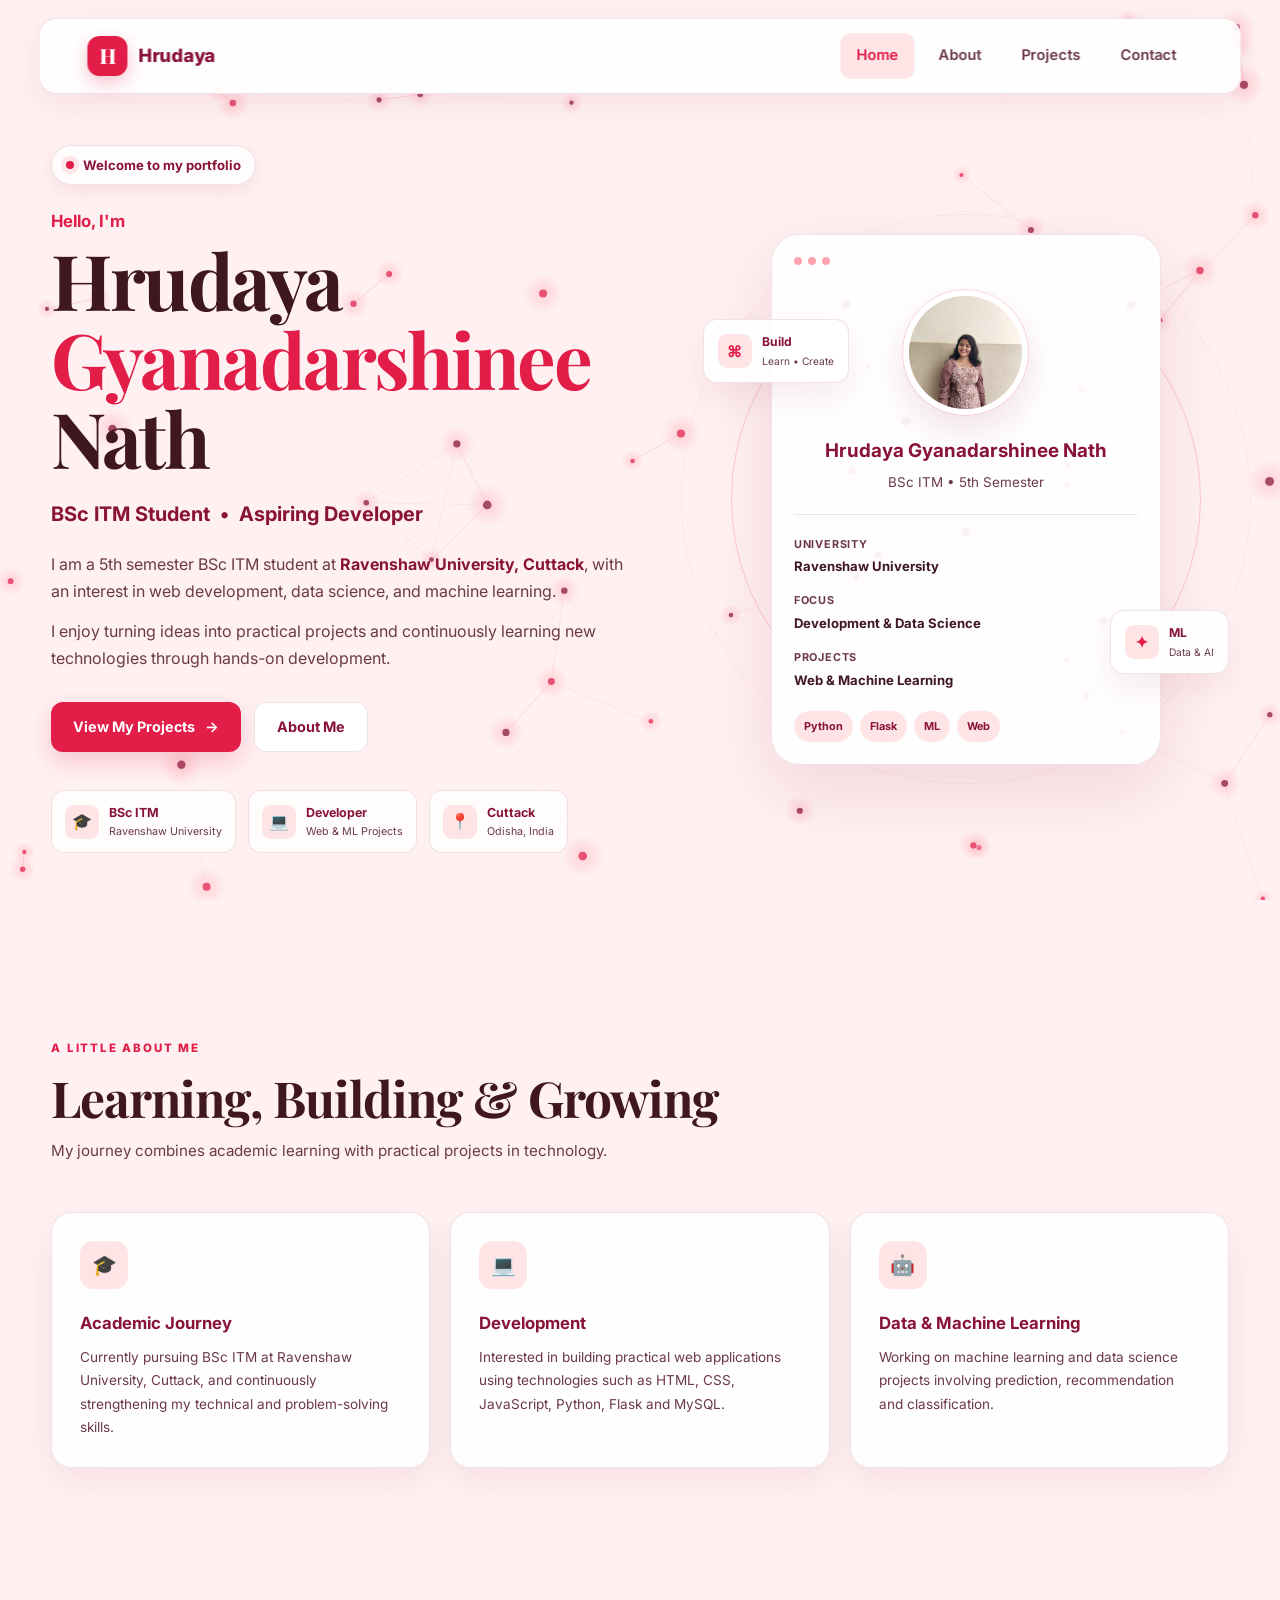
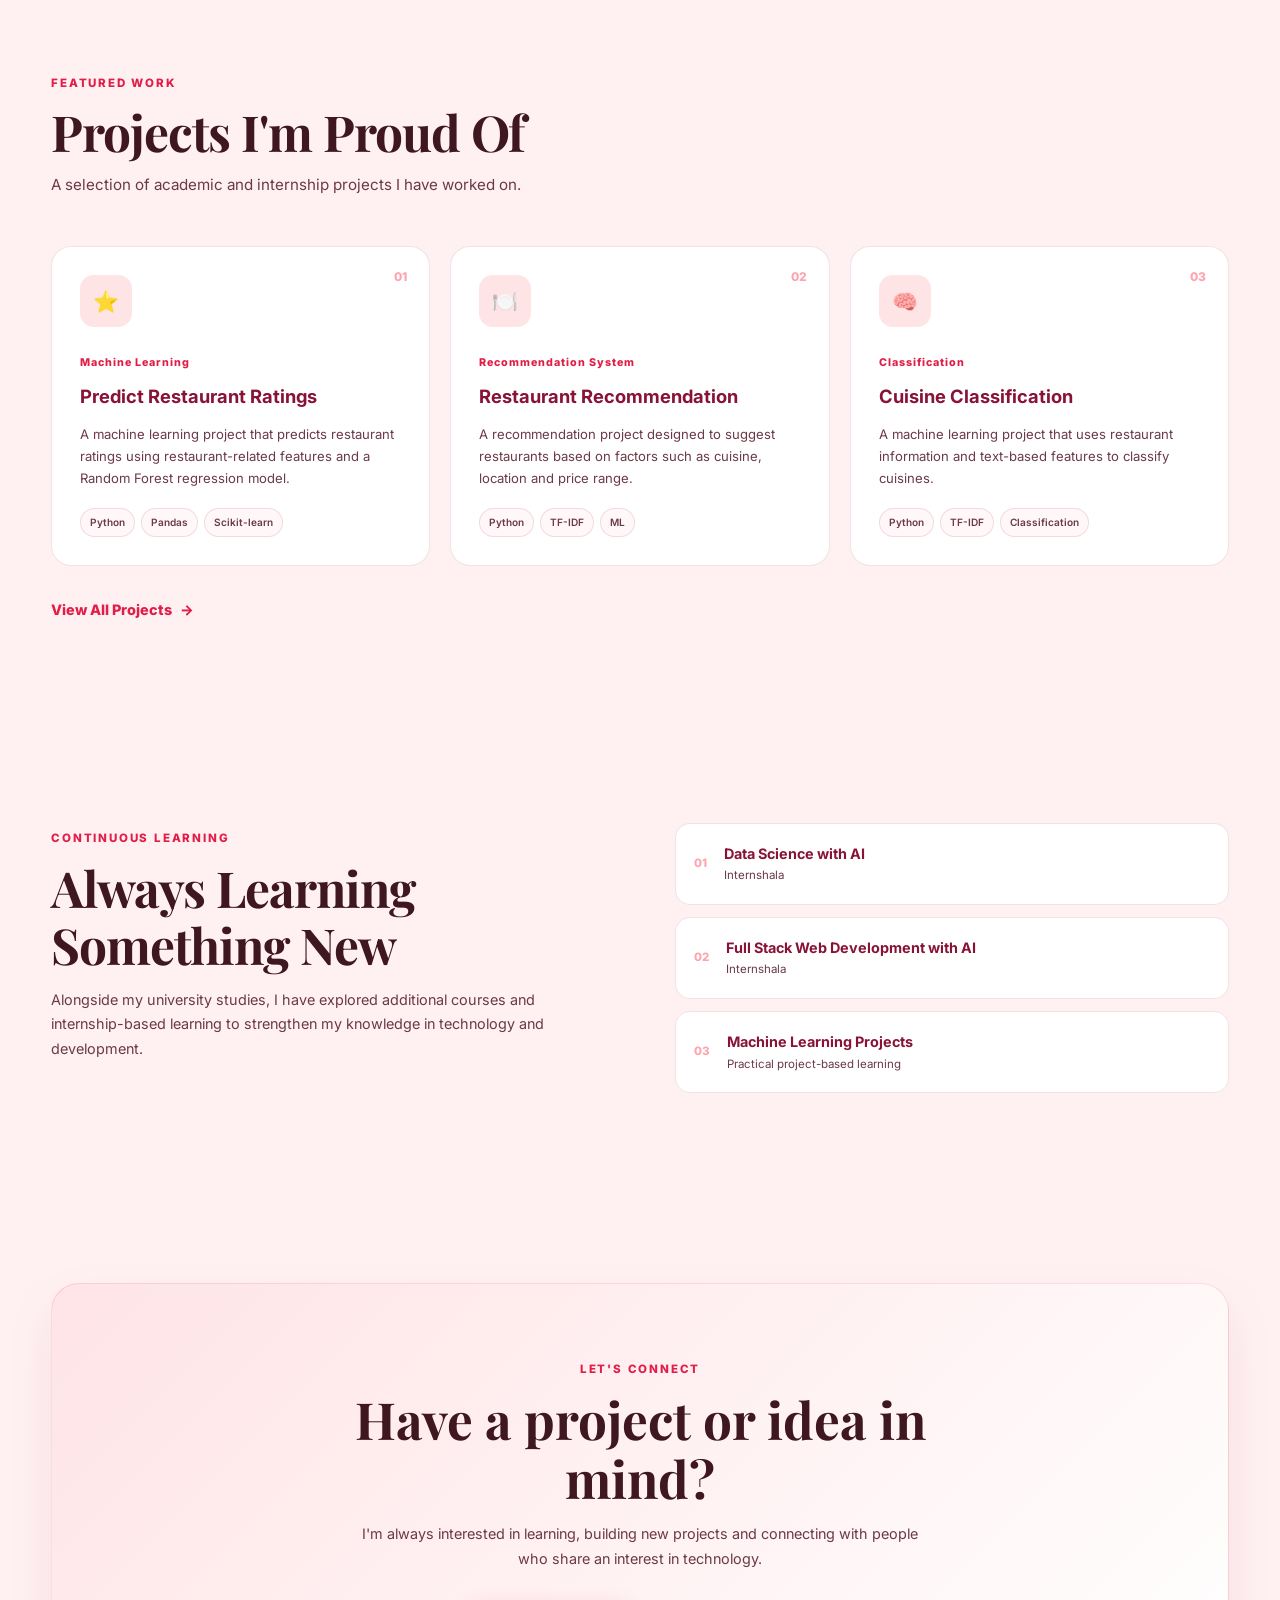
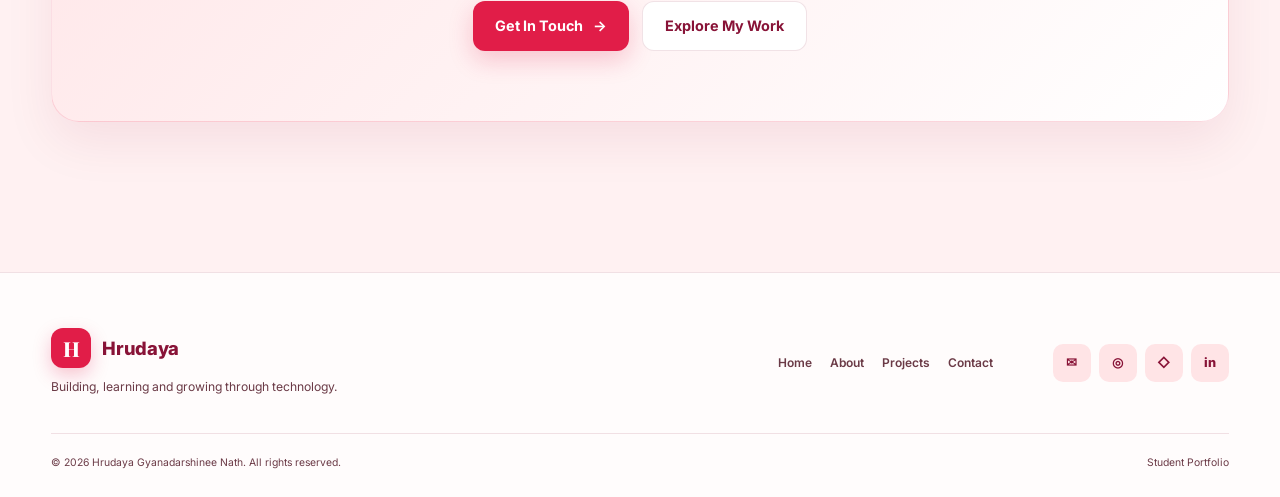
<file: index.html>
<!DOCTYPE html>
<html lang="en">

<head>
    <meta charset="UTF-8">

    <meta name="viewport" content="width=device-width, initial-scale=1.0">

    <meta name="description"
        content="Portfolio of Hrudaya Gyanadarshinee Nath — BSc ITM student at Ravenshaw University, showcasing web development, data science, and machine learning projects.">

    <meta name="author" content="Hrudaya Gyanadarshinee Nath">

    <title>Hrudaya Gyanadarshinee Nath | Portfolio</title>

    <!-- Google Font -->
    <link rel="preconnect" href="https://fonts.googleapis.com">
    <link rel="preconnect" href="https://fonts.gstatic.com" crossorigin>

    <link
        href="https://fonts.googleapis.com/css2?family=Inter:wght@400;500;600;700;800&family=Playfair+Display:wght@600;700&display=swap"
        rel="stylesheet">

    <!-- Main CSS -->
    <link rel="stylesheet" href="style.css">
</head>

<body>

    <!-- =========================================
         INTERACTIVE BACKGROUND
    ========================================== -->

    <canvas id="bg-canvas"></canvas>


    <!-- =========================================
         NAVIGATION BAR
    ========================================== -->

    <header class="navbar">

        <div class="nav-container">

            <!-- Logo -->
            <a href="index.html" class="logo">
                <span class="logo-mark">H</span>
                <span class="logo-text">Hrudaya</span>
            </a>


            <!-- Desktop Navigation -->
            <nav class="nav-links">

                <a href="index.html" class="active">
                    Home
                </a>

                <a href="about.html">
                    About
                </a>

                <a href="projects.html">
                    Projects
                </a>

                <a href="about.html#contact">
                    Contact
                </a>

            </nav>


            <!-- Mobile Menu Button -->
            <button class="menu-toggle" id="menuToggle" aria-label="Open navigation menu">

                <span></span>
                <span></span>
                <span></span>

            </button>

        </div>

    </header>


    <!-- =========================================
         MOBILE NAVIGATION
    ========================================== -->

    <div class="mobile-menu" id="mobileMenu">

        <a href="index.html">Home</a>

        <a href="about.html">About</a>

        <a href="projects.html">Projects</a>

        <a href="about.html#contact">Contact</a>

    </div>


    <!-- =========================================
         HERO SECTION
    ========================================== -->

    <main>

        <section class="hero">

            <div class="hero-container">


                <!-- LEFT CONTENT -->
                <div class="hero-content">

                    <div class="welcome-badge">

                        <span class="status-dot"></span>

                        Welcome to my portfolio

                    </div>


                    <p class="hero-intro">
                        Hello, I'm
                    </p>


                    <h1>

                        Hrudaya
                        <span>Gyanadarshinee</span>
                        Nath

                    </h1>


                    <h2>
                        BSc ITM Student &nbsp;•&nbsp;
                        Aspiring Developer
                    </h2>


                    <p class="hero-description">

                        I am a 5th semester BSc ITM student at
                        <strong>Ravenshaw University, Cuttack</strong>,
                        with an interest in web development,
                        data science, and machine learning.

                    </p>


                    <p class="hero-description">

                        I enjoy turning ideas into practical
                        projects and continuously learning new
                        technologies through hands-on development.

                    </p>


                    <!-- HERO BUTTONS -->
                    <div class="hero-buttons">

                        <a href="projects.html" class="btn btn-primary">

                            View My Projects

                            <span>→</span>

                        </a>


                        <a href="about.html" class="btn btn-secondary">

                            About Me

                        </a>

                    </div>


                    <!-- QUICK INFORMATION -->
                    <div class="quick-info">

                        <div class="quick-item">

                            <span class="quick-icon">
                                🎓
                            </span>

                            <div>
                                <strong>
                                    BSc ITM
                                </strong>

                                <small>
                                    Ravenshaw University
                                </small>
                            </div>

                        </div>


                        <div class="quick-item">

                            <span class="quick-icon">
                                💻
                            </span>

                            <div>
                                <strong>
                                    Developer
                                </strong>

                                <small>
                                    Web & ML Projects
                                </small>
                            </div>

                        </div>


                        <div class="quick-item">

                            <span class="quick-icon">
                                📍
                            </span>

                            <div>
                                <strong>
                                    Cuttack
                                </strong>

                                <small>
                                    Odisha, India
                                </small>
                            </div>

                        </div>

                    </div>

                </div>


                <!-- RIGHT PROFILE CARD -->
                <div class="hero-visual">

                    <div class="profile-orbit orbit-one"></div>

                    <div class="profile-orbit orbit-two"></div>


                    <div class="profile-card">

                        <div class="profile-card-top">

                            <span class="card-dot"></span>
                            <span class="card-dot"></span>
                            <span class="card-dot"></span>

                        </div>


                        <div class="profile-avatar">
                            <img src="profile.jpeg" alt="Hrudaya Gyanadarshinee Nath">
                        </div>


                        <h3>
                            Hrudaya Gyanadarshinee Nath
                        </h3>


                        <p class="profile-role">
                            BSc ITM • 5th Semester
                        </p>


                        <div class="profile-divider"></div>


                        <div class="profile-details">

                            <div>
                                <span>University</span>
                                <strong>
                                    Ravenshaw University
                                </strong>
                            </div>


                            <div>
                                <span>Focus</span>
                                <strong>
                                    Development & Data Science
                                </strong>
                            </div>


                            <div>
                                <span>Projects</span>
                                <strong>
                                    Web & Machine Learning
                                </strong>
                            </div>

                        </div>


                        <div class="profile-tags">

                            <span>Python</span>
                            <span>Flask</span>
                            <span>ML</span>
                            <span>Web</span>

                        </div>

                    </div>


                    <!-- Floating Decoration -->
                    <div class="floating-card floating-card-one">

                        <span>⌘</span>

                        <div>
                            <strong>
                                Build
                            </strong>

                            <small>
                                Learn • Create
                            </small>
                        </div>

                    </div>


                    <div class="floating-card floating-card-two">

                        <span>✦</span>

                        <div>
                            <strong>
                                ML
                            </strong>

                            <small>
                                Data & AI
                            </small>
                        </div>

                    </div>

                </div>

            </div>

        </section>


        <!-- =========================================
             INTRODUCTION SECTION
        ========================================== -->

        <section class="intro-section">

            <div class="section-container">

                <div class="section-heading">

                    <span class="section-label">
                        A LITTLE ABOUT ME
                    </span>

                    <h2>
                        Learning, Building & Growing
                    </h2>

                    <p>
                        My journey combines academic learning
                        with practical projects in technology.
                    </p>

                </div>


                <div class="intro-grid">

                    <div class="intro-card">

                        <div class="intro-icon">
                            🎓
                        </div>

                        <h3>
                            Academic Journey
                        </h3>

                        <p>
                            Currently pursuing BSc ITM at
                            Ravenshaw University, Cuttack,
                            and continuously strengthening my
                            technical and problem-solving skills.
                        </p>

                    </div>


                    <div class="intro-card">

                        <div class="intro-icon">
                            💻
                        </div>

                        <h3>
                            Development
                        </h3>

                        <p>
                            Interested in building practical
                            web applications using technologies
                            such as HTML, CSS, JavaScript,
                            Python, Flask and MySQL.
                        </p>

                    </div>


                    <div class="intro-card">

                        <div class="intro-icon">
                            🤖
                        </div>

                        <h3>
                            Data & Machine Learning
                        </h3>

                        <p>
                            Working on machine learning and
                            data science projects involving
                            prediction, recommendation and
                            classification.
                        </p>

                    </div>

                </div>

            </div>

        </section>


        <!-- =========================================
             FEATURED PROJECTS
        ========================================== -->

        <section class="featured-section">

            <div class="section-container">

                <div class="section-heading">

                    <span class="section-label">
                        FEATURED WORK
                    </span>

                    <h2>
                        Projects I'm Proud Of
                    </h2>

                    <p>
                        A selection of academic and internship
                        projects I have worked on.
                    </p>

                </div>


                <div class="project-preview-grid">


                    <!-- PROJECT 1 -->
                    <article class="project-preview">

                        <div class="project-number">
                            01
                        </div>

                        <div class="project-icon">
                            ⭐
                        </div>

                        <span class="project-category">
                            Machine Learning
                        </span>

                        <h3>
                            Predict Restaurant Ratings
                        </h3>

                        <p>
                            A machine learning project that
                            predicts restaurant ratings using
                            restaurant-related features and
                            a Random Forest regression model.
                        </p>

                        <div class="project-tech">

                            <span>Python</span>
                            <span>Pandas</span>
                            <span>Scikit-learn</span>

                        </div>

                    </article>


                    <!-- PROJECT 2 -->
                    <article class="project-preview">

                        <div class="project-number">
                            02
                        </div>

                        <div class="project-icon">
                            🍽️
                        </div>

                        <span class="project-category">
                            Recommendation System
                        </span>

                        <h3>
                            Restaurant Recommendation
                        </h3>

                        <p>
                            A recommendation project designed
                            to suggest restaurants based on
                            factors such as cuisine, location
                            and price range.
                        </p>

                        <div class="project-tech">

                            <span>Python</span>
                            <span>TF-IDF</span>
                            <span>ML</span>

                        </div>

                    </article>


                    <!-- PROJECT 3 -->
                    <article class="project-preview">

                        <div class="project-number">
                            03
                        </div>

                        <div class="project-icon">
                            🧠
                        </div>

                        <span class="project-category">
                            Classification
                        </span>

                        <h3>
                            Cuisine Classification
                        </h3>

                        <p>
                            A machine learning project that
                            uses restaurant information and
                            text-based features to classify
                            cuisines.
                        </p>

                        <div class="project-tech">

                            <span>Python</span>
                            <span>TF-IDF</span>
                            <span>Classification</span>

                        </div>

                    </article>


                </div>


                <div class="view-all-wrapper">

                    <a href="projects.html" class="text-link">

                        View All Projects

                        <span>→</span>

                    </a>

                </div>

            </div>

        </section>


        <!-- =========================================
             LEARNING & EXPERIENCE
        ========================================== -->

        <section class="learning-section">

            <div class="section-container">

                <div class="learning-content">

                    <div>

                        <span class="section-label">
                            CONTINUOUS LEARNING
                        </span>

                        <h2>
                            Always Learning Something New
                        </h2>

                        <p>
                            Alongside my university studies,
                            I have explored additional courses
                            and internship-based learning to
                            strengthen my knowledge in
                            technology and development.
                        </p>

                    </div>


                    <div class="learning-list">

                        <div class="learning-item">

                            <span>01</span>

                            <div>

                                <h3>
                                    Data Science with AI
                                </h3>

                                <p>
                                    Internshala
                                </p>

                            </div>

                        </div>


                        <div class="learning-item">

                            <span>02</span>

                            <div>

                                <h3>
                                    Full Stack Web Development
                                    with AI
                                </h3>

                                <p>
                                    Internshala
                                </p>

                            </div>

                        </div>


                        <div class="learning-item">

                            <span>03</span>

                            <div>

                                <h3>
                                    Machine Learning Projects
                                </h3>

                                <p>
                                    Practical project-based learning
                                </p>

                            </div>

                        </div>

                    </div>

                </div>

            </div>

        </section>


        <!-- =========================================
             CALL TO ACTION
        ========================================== -->

        <section class="cta-section">

            <div class="cta-container">

                <div class="cta-content">

                    <span class="section-label">
                        LET'S CONNECT
                    </span>

                    <h2>
                        Have a project or idea in mind?
                    </h2>

                    <p>
                        I'm always interested in learning,
                        building new projects and connecting
                        with people who share an interest in
                        technology.
                    </p>

                    <div class="cta-buttons">

                        <a href="about.html#contact" class="btn btn-primary">

                            Get In Touch

                            <span>→</span>

                        </a>


                        <a href="projects.html" class="btn btn-secondary">

                            Explore My Work

                        </a>

                    </div>

                </div>

            </div>

        </section>

    </main>


    <!-- =========================================
         FOOTER
    ========================================== -->

    <footer class="footer">

        <div class="footer-container">

            <div class="footer-brand">

                <a href="index.html" class="logo">

                    <span class="logo-mark">
                        H
                    </span>

                    <span class="logo-text">
                        Hrudaya
                    </span>

                </a>

                <p>
                    Building, learning and growing
                    through technology.
                </p>

            </div>


            <div class="footer-links">

                <a href="index.html">
                    Home
                </a>

                <a href="about.html">
                    About
                </a>

                <a href="projects.html">
                    Projects
                </a>

                <a href="about.html#contact">
                    Contact
                </a>

            </div>


            <div class="footer-social">

                <a href="mailto:hrudayagyanadarshineenath@gmail.com" aria-label="Email">

                    ✉

                </a>


                <a href="https://www.instagram.com/_.hrudaya._66/" target="_blank" rel="noopener noreferrer"
                    aria-label="Instagram">

                    ◎

                </a>

                <!--
                    Add your GitHub link here later
                -->

                <a href="https://github.com/hrudayagyanadarshineenath-blip" aria-label="GitHub">

                    ◇

                </a>


                <!--
                    Add your LinkedIn link here later
                -->

                <a href="#" aria-label="LinkedIn">

                    in

                </a>

            </div>

        </div>


        <div class="footer-bottom">

            <p>
                © 2026 Hrudaya Gyanadarshinee Nath.
                All rights reserved.
            </p>

            <p>
                Student Portfolio
            </p>

        </div>

    </footer>


    <!-- =========================================
         JAVASCRIPT
    ========================================== -->

    <script src="script.js"></script>

</body>

</html>
</file>
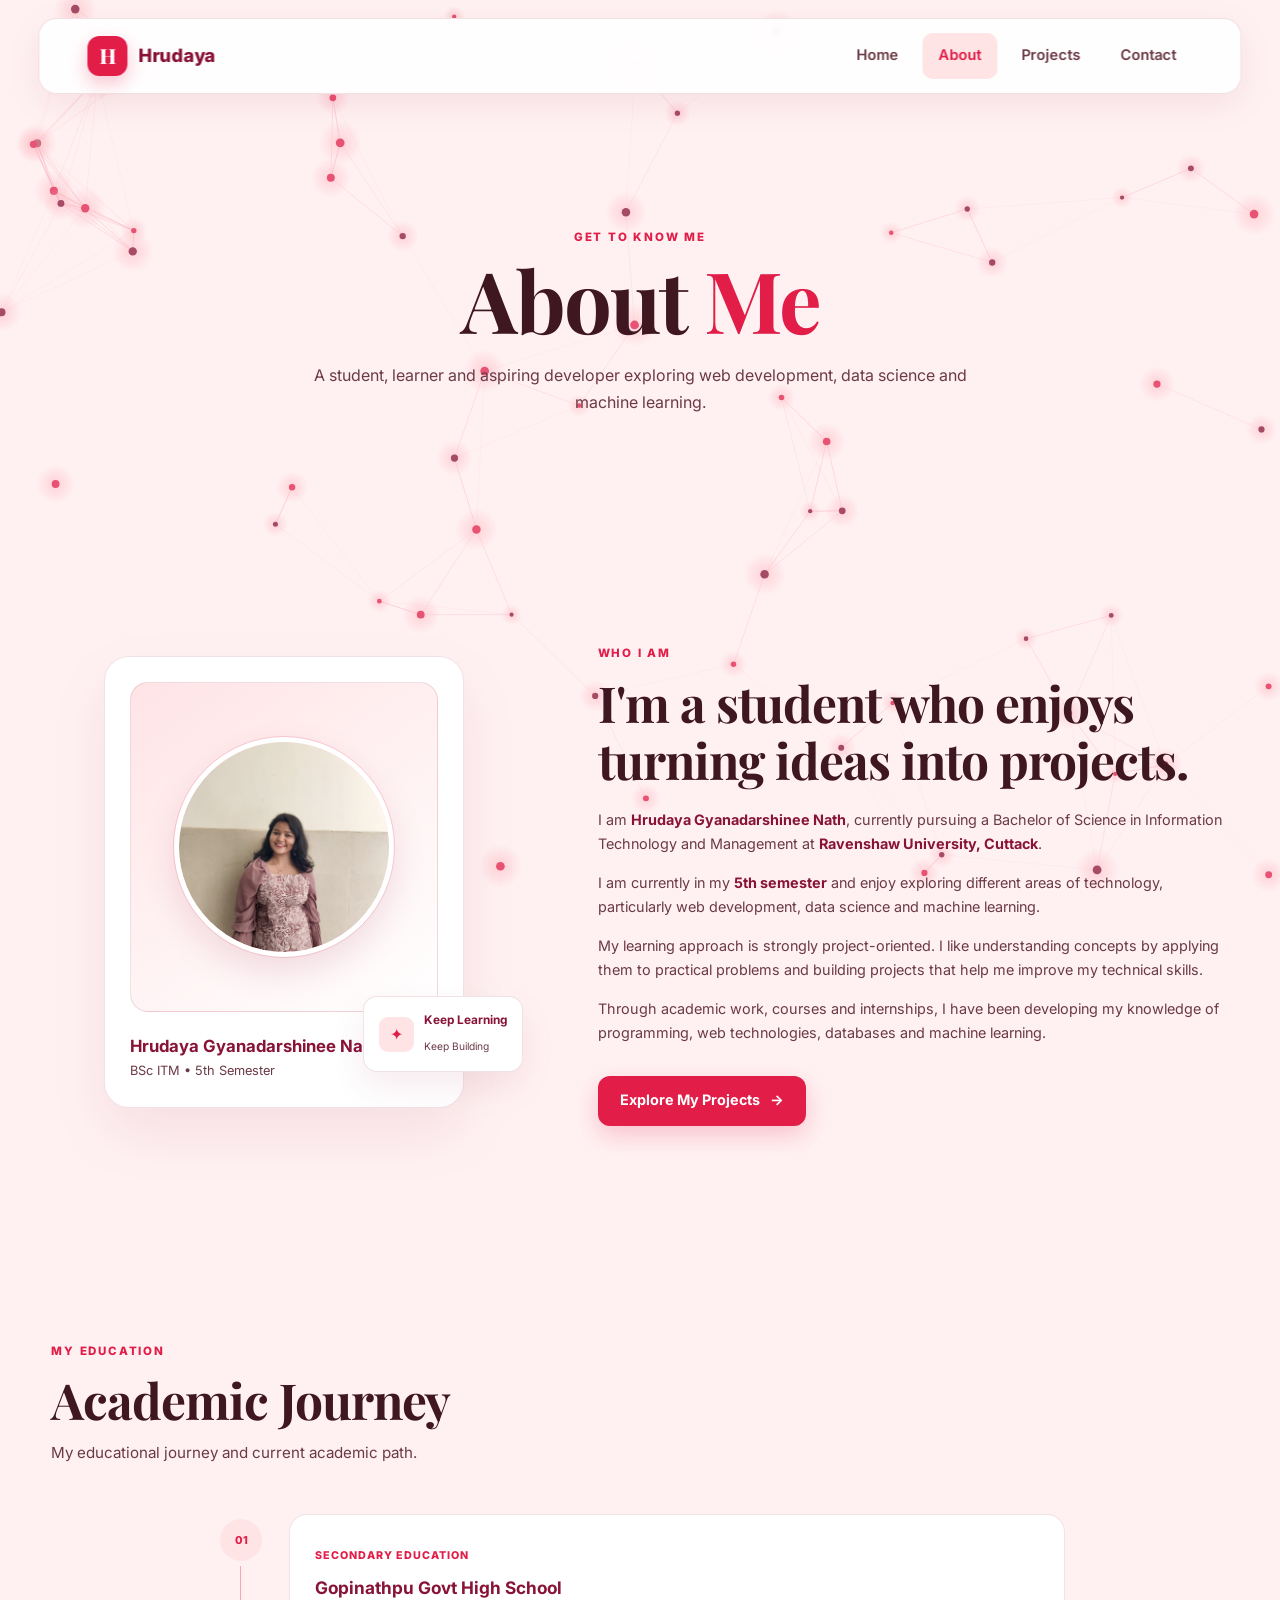
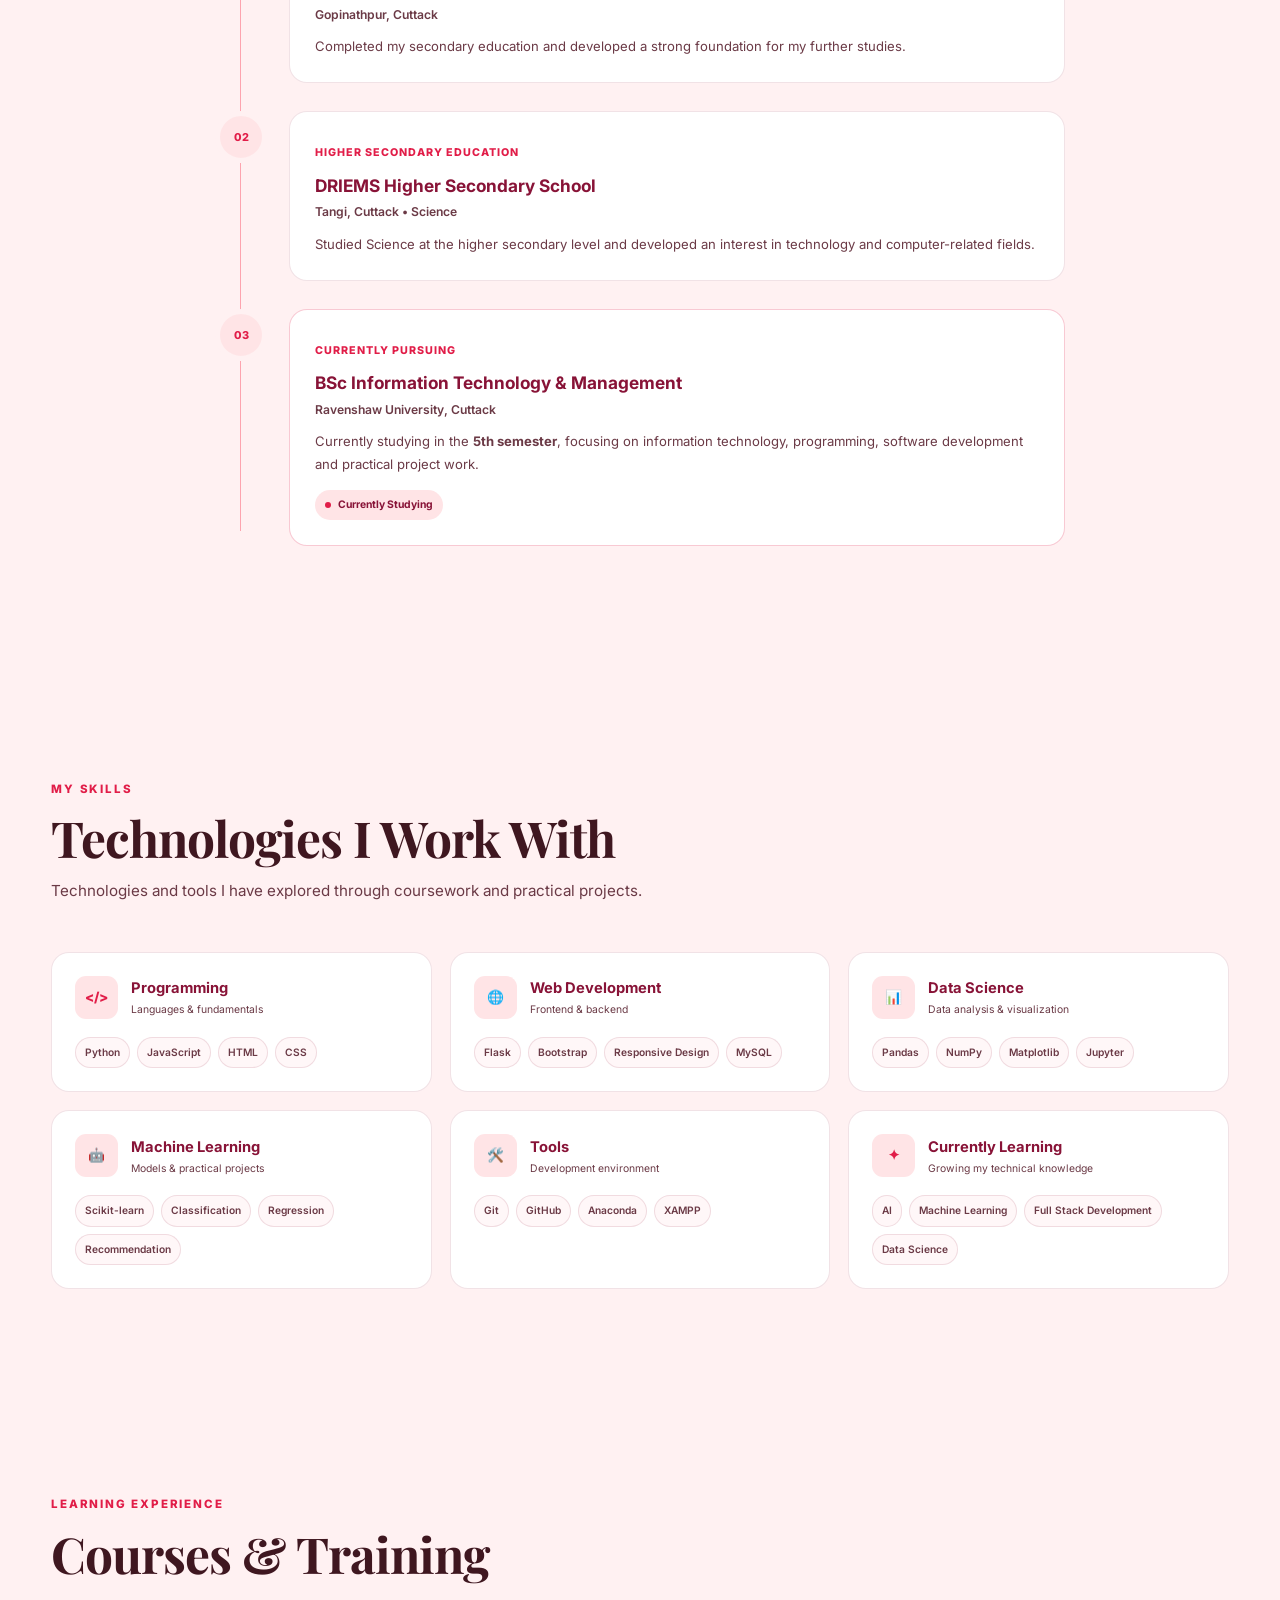
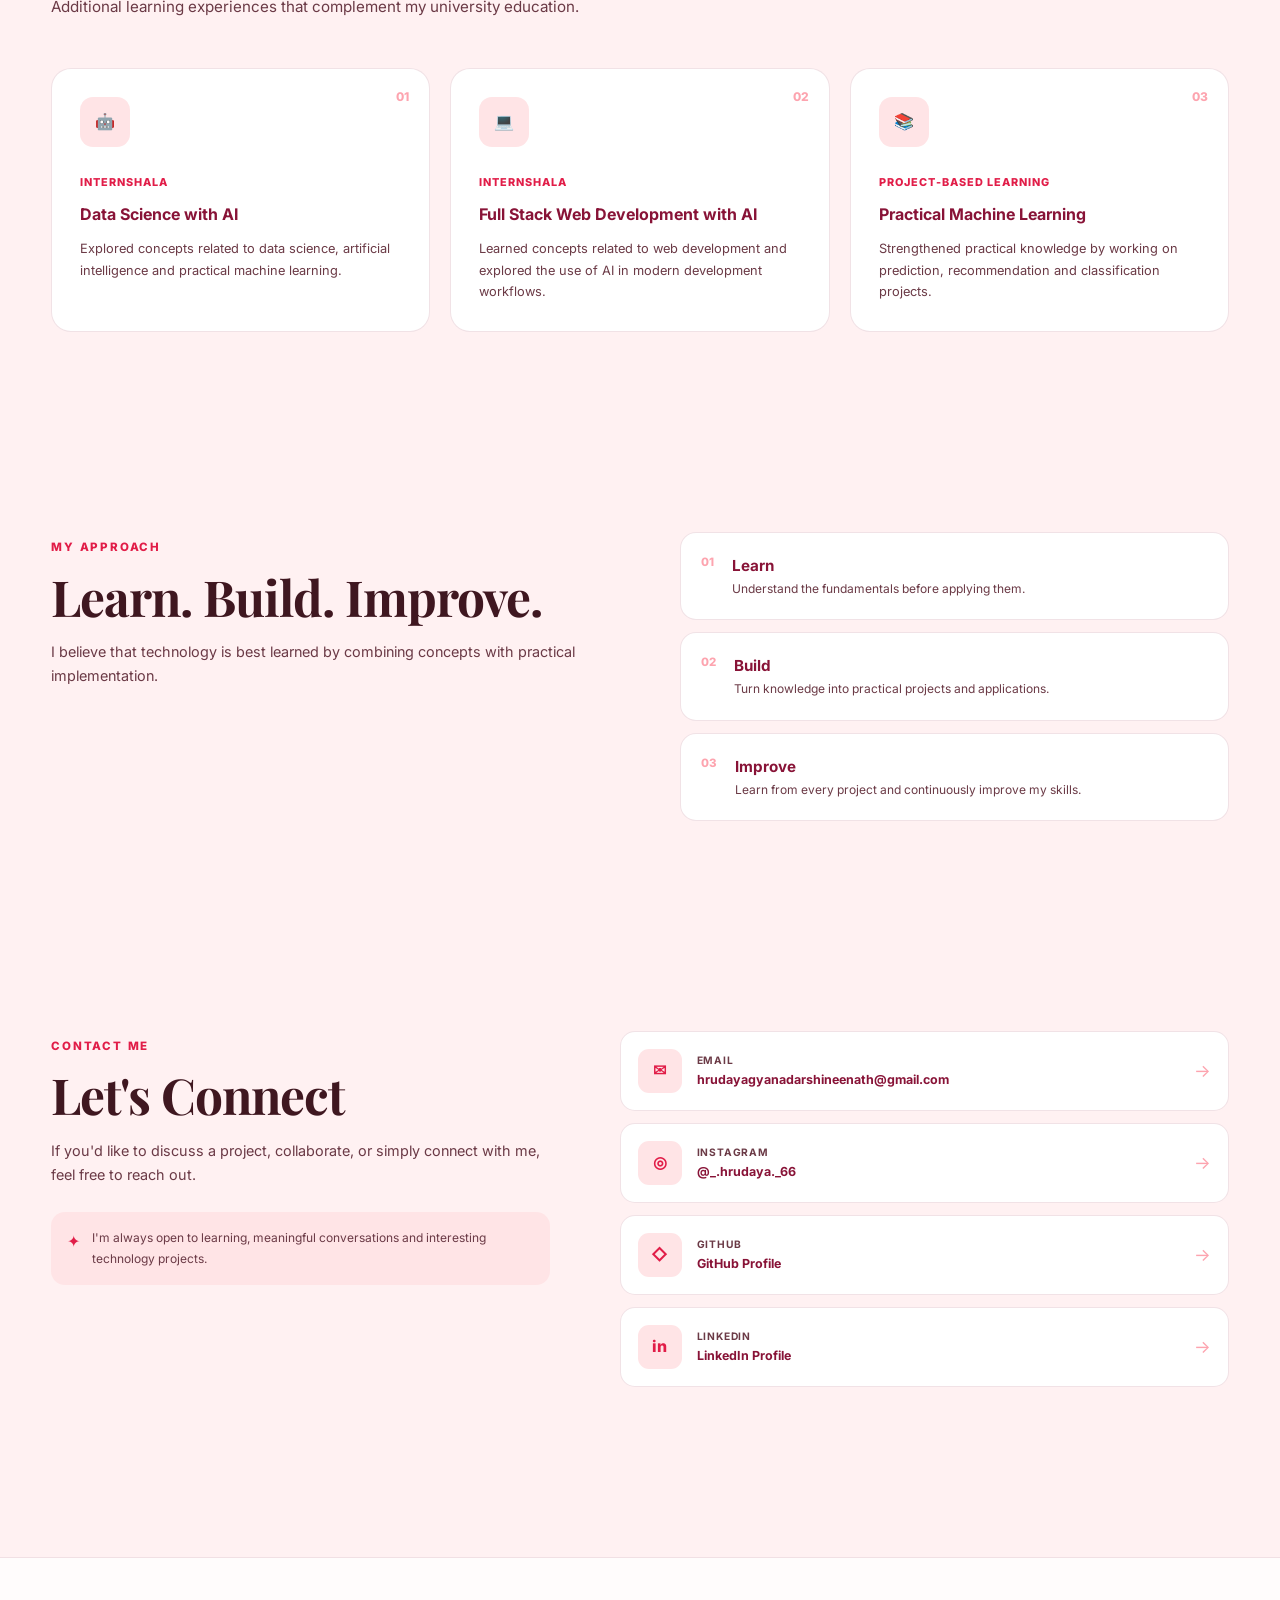
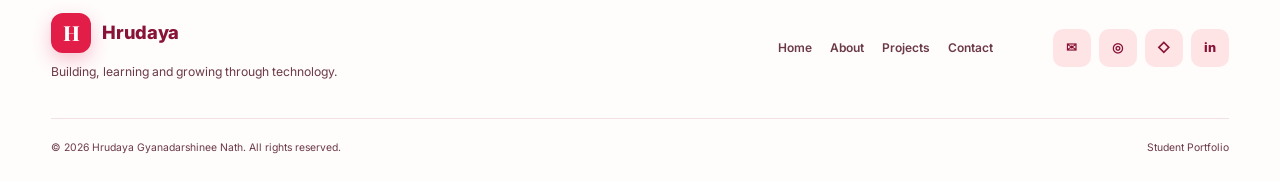
<file: about.html>
<!DOCTYPE html>
<html lang="en">

<head>

    <meta charset="UTF-8">

    <meta name="viewport" content="width=device-width, initial-scale=1.0">

    <meta name="description"
        content="About Hrudaya Gyanadarshinee Nath — education, skills, learning journey and contact information.">

    <meta name="author" content="Hrudaya Gyanadarshinee Nath">

    <title>About Me | Hrudaya Gyanadarshinee Nath</title>


    <!-- Google Fonts -->

    <link rel="preconnect" href="https://fonts.googleapis.com">

    <link rel="preconnect" href="https://fonts.gstatic.com" crossorigin>

    <link
        href="https://fonts.googleapis.com/css2?family=Inter:wght@400;500;600;700;800&family=Playfair+Display:wght@600;700&display=swap"
        rel="stylesheet">


    <!-- Main CSS -->

    <link rel="stylesheet" href="style.css">

</head>


<body>


    <!-- =========================================
         INTERACTIVE BACKGROUND
    ========================================== -->

    <canvas id="bg-canvas"></canvas>



    <!-- =========================================
         NAVIGATION BAR
    ========================================== -->

    <header class="navbar">

        <div class="nav-container">


            <!-- Logo -->

            <a href="index.html" class="logo">

                <span class="logo-mark">
                    H
                </span>

                <span class="logo-text">
                    Hrudaya
                </span>

            </a>



            <!-- Navigation -->

            <nav class="nav-links">

                <a href="index.html">
                    Home
                </a>

                <a href="about.html" class="active">
                    About
                </a>

                <a href="projects.html">
                    Projects
                </a>

                <a href="#contact">
                    Contact
                </a>

            </nav>



            <!-- Mobile Menu Button -->

            <button class="menu-toggle" id="menuToggle" aria-label="Open navigation menu">

                <span></span>
                <span></span>
                <span></span>

            </button>

        </div>

    </header>



    <!-- =========================================
         MOBILE MENU
    ========================================== -->

    <div class="mobile-menu" id="mobileMenu">

        <a href="index.html">
            Home
        </a>

        <a href="about.html">
            About
        </a>

        <a href="projects.html">
            Projects
        </a>

        <a href="#contact">
            Contact
        </a>

    </div>



    <!-- =========================================
         MAIN CONTENT
    ========================================== -->

    <main>


        <!-- =========================================
             PAGE HERO
        ========================================== -->

        <section class="page-hero">

            <div class="page-hero-container">

                <span class="section-label">
                    GET TO KNOW ME
                </span>

                <h1>
                    About <span>Me</span>
                </h1>

                <p>
                    A student, learner and aspiring developer
                    exploring web development, data science
                    and machine learning.
                </p>

            </div>

        </section>



        <!-- =========================================
             ABOUT INTRODUCTION
        ========================================== -->

        <section class="about-section">

            <div class="section-container">

                <div class="about-grid">


                    <!-- About Visual -->

                    <div class="about-visual">

                        <div class="about-photo-card">

                            <div class="about-avatar">

                                <div class="profile-avatar">
                                    <img src="profile.jpeg" alt="Hrudaya Gyanadarshinee Nath">
                                </div>

                            </div>


                            <div class="about-photo-info">

                                <h3>
                                    Hrudaya Gyanadarshinee Nath
                                </h3>

                                <p>
                                    BSc ITM • 5th Semester
                                </p>

                            </div>

                        </div>


                        <!-- Decorative card -->

                        <div class="about-floating-card">

                            <span>
                                ✦
                            </span>

                            <div>

                                <strong>
                                    Keep Learning
                                </strong>

                                <small>
                                    Keep Building
                                </small>

                            </div>

                        </div>

                    </div>



                    <!-- About Text -->

                    <div class="about-content">

                        <span class="section-label">
                            WHO I AM
                        </span>

                        <h2>
                            I'm a student who enjoys
                            turning ideas into projects.
                        </h2>


                        <p>

                            I am <strong>Hrudaya Gyanadarshinee Nath</strong>,
                            currently pursuing a Bachelor of Science in
                            Information Technology and Management
                            at <strong>Ravenshaw University, Cuttack</strong>.

                        </p>


                        <p>

                            I am currently in my
                            <strong>5th semester</strong> and enjoy
                            exploring different areas of technology,
                            particularly web development, data science
                            and machine learning.

                        </p>


                        <p>

                            My learning approach is strongly
                            project-oriented. I like understanding
                            concepts by applying them to practical
                            problems and building projects that help
                            me improve my technical skills.

                        </p>


                        <p>

                            Through academic work, courses and
                            internships, I have been developing my
                            knowledge of programming, web technologies,
                            databases and machine learning.

                        </p>


                        <div class="about-buttons">

                            <a href="projects.html" class="btn btn-primary">

                                Explore My Projects

                                <span>
                                    →
                                </span>

                            </a>

                        </div>

                    </div>

                </div>

            </div>

        </section>



        <!-- =========================================
             EDUCATION
        ========================================== -->

        <section class="education-section">

            <div class="section-container">


                <div class="section-heading">

                    <span class="section-label">
                        MY EDUCATION
                    </span>

                    <h2>
                        Academic Journey
                    </h2>

                    <p>
                        My educational journey and current
                        academic path.
                    </p>

                </div>



                <div class="education-timeline">


                    <!-- 10th -->

                    <div class="education-item">

                        <div class="timeline-marker">

                            <span>
                                01
                            </span>

                        </div>


                        <div class="education-card">

                            <span class="education-level">
                                Secondary Education
                            </span>

                            <h3>
                                Gopinathpu Govt High School
                            </h3>

                            <p class="education-location">
                                Gopinathpur, Cuttack
                            </p>

                            <p>
                                Completed my secondary education
                                and developed a strong foundation
                                for my further studies.
                            </p>

                        </div>

                    </div>



                    <!-- 12th -->

                    <div class="education-item">

                        <div class="timeline-marker">

                            <span>
                                02
                            </span>

                        </div>


                        <div class="education-card">

                            <span class="education-level">
                                Higher Secondary Education
                            </span>

                            <h3>
                                DRIEMS Higher Secondary School
                            </h3>

                            <p class="education-location">
                                Tangi, Cuttack • Science
                            </p>

                            <p>
                                Studied Science at the higher
                                secondary level and developed
                                an interest in technology and
                                computer-related fields.
                            </p>

                        </div>

                    </div>



                    <!-- University -->

                    <div class="education-item">

                        <div class="timeline-marker">

                            <span>
                                03
                            </span>

                        </div>


                        <div class="education-card current">

                            <span class="education-level">
                                Currently Pursuing
                            </span>

                            <h3>
                                BSc Information Technology & Management
                            </h3>

                            <p class="education-location">
                                Ravenshaw University, Cuttack
                            </p>

                            <p>
                                Currently studying in the
                                <strong>5th semester</strong>,
                                focusing on information technology,
                                programming, software development
                                and practical project work.
                            </p>


                            <div class="current-badge">

                                <span></span>

                                Currently Studying

                            </div>

                        </div>

                    </div>

                </div>

            </div>

        </section>



        <!-- =========================================
             SKILLS
        ========================================== -->

        <section class="skills-section">

            <div class="section-container">


                <div class="section-heading">

                    <span class="section-label">
                        MY SKILLS
                    </span>

                    <h2>
                        Technologies I Work With
                    </h2>

                    <p>
                        Technologies and tools I have explored
                        through coursework and practical projects.
                    </p>

                </div>



                <div class="skills-grid">


                    <!-- Programming -->

                    <div class="skill-category">

                        <div class="skill-category-header">

                            <div class="skill-category-icon">
                                &lt;/&gt;
                            </div>

                            <div>

                                <h3>
                                    Programming
                                </h3>

                                <p>
                                    Languages & fundamentals
                                </p>

                            </div>

                        </div>


                        <div class="skill-tags">

                            <span>Python</span>

                            <span>JavaScript</span>

                            <span>HTML</span>

                            <span>CSS</span>

                        </div>

                    </div>



                    <!-- Web Development -->

                    <div class="skill-category">

                        <div class="skill-category-header">

                            <div class="skill-category-icon">
                                🌐
                            </div>

                            <div>

                                <h3>
                                    Web Development
                                </h3>

                                <p>
                                    Frontend & backend
                                </p>

                            </div>

                        </div>


                        <div class="skill-tags">

                            <span>Flask</span>

                            <span>Bootstrap</span>

                            <span>Responsive Design</span>

                            <span>MySQL</span>

                        </div>

                    </div>



                    <!-- Data Science -->

                    <div class="skill-category">

                        <div class="skill-category-header">

                            <div class="skill-category-icon">
                                📊
                            </div>

                            <div>

                                <h3>
                                    Data Science
                                </h3>

                                <p>
                                    Data analysis & visualization
                                </p>

                            </div>

                        </div>


                        <div class="skill-tags">

                            <span>Pandas</span>

                            <span>NumPy</span>

                            <span>Matplotlib</span>

                            <span>Jupyter</span>

                        </div>

                    </div>



                    <!-- Machine Learning -->

                    <div class="skill-category">

                        <div class="skill-category-header">

                            <div class="skill-category-icon">
                                🤖
                            </div>

                            <div>

                                <h3>
                                    Machine Learning
                                </h3>

                                <p>
                                    Models & practical projects
                                </p>

                            </div>

                        </div>


                        <div class="skill-tags">

                            <span>Scikit-learn</span>

                            <span>Classification</span>

                            <span>Regression</span>

                            <span>Recommendation</span>

                        </div>

                    </div>



                    <!-- Tools -->

                    <div class="skill-category">

                        <div class="skill-category-header">

                            <div class="skill-category-icon">
                                🛠️
                            </div>

                            <div>

                                <h3>
                                    Tools
                                </h3>

                                <p>
                                    Development environment
                                </p>

                            </div>

                        </div>


                        <div class="skill-tags">

                            <span>Git</span>

                            <span>GitHub</span>

                            <span>Anaconda</span>

                            <span>XAMPP</span>

                        </div>

                    </div>



                    <!-- Learning -->

                    <div class="skill-category">

                        <div class="skill-category-header">

                            <div class="skill-category-icon">
                                ✦
                            </div>

                            <div>

                                <h3>
                                    Currently Learning
                                </h3>

                                <p>
                                    Growing my technical knowledge
                                </p>

                            </div>

                        </div>


                        <div class="skill-tags">

                            <span>AI</span>

                            <span>Machine Learning</span>

                            <span>Full Stack Development</span>

                            <span>Data Science</span>

                        </div>

                    </div>

                </div>

            </div>

        </section>



        <!-- =========================================
             COURSES & LEARNING
        ========================================== -->

        <section class="courses-section">

            <div class="section-container">


                <div class="section-heading">

                    <span class="section-label">
                        LEARNING EXPERIENCE
                    </span>

                    <h2>
                        Courses & Training
                    </h2>

                    <p>
                        Additional learning experiences that
                        complement my university education.
                    </p>

                </div>



                <div class="courses-grid">


                    <!-- Course 1 -->

                    <div class="course-card">

                        <div class="course-number">
                            01
                        </div>

                        <div class="course-icon">
                            🤖
                        </div>

                        <span>
                            Internshala
                        </span>

                        <h3>
                            Data Science with AI
                        </h3>

                        <p>
                            Explored concepts related to
                            data science, artificial intelligence
                            and practical machine learning.
                        </p>

                    </div>



                    <!-- Course 2 -->

                    <div class="course-card">

                        <div class="course-number">
                            02
                        </div>

                        <div class="course-icon">
                            💻
                        </div>

                        <span>
                            Internshala
                        </span>

                        <h3>
                            Full Stack Web Development with AI
                        </h3>

                        <p>
                            Learned concepts related to web
                            development and explored the use
                            of AI in modern development workflows.
                        </p>

                    </div>



                    <!-- Course 3 -->

                    <div class="course-card">

                        <div class="course-number">
                            03
                        </div>

                        <div class="course-icon">
                            📚
                        </div>

                        <span>
                            Project-Based Learning
                        </span>

                        <h3>
                            Practical Machine Learning
                        </h3>

                        <p>
                            Strengthened practical knowledge by
                            working on prediction, recommendation
                            and classification projects.
                        </p>

                    </div>

                </div>

            </div>

        </section>



        <!-- =========================================
             PERSONAL APPROACH
        ========================================== -->

        <section class="values-section">

            <div class="section-container">


                <div class="values-content">

                    <div>

                        <span class="section-label">
                            MY APPROACH
                        </span>

                        <h2>
                            Learn. Build. Improve.
                        </h2>

                        <p>
                            I believe that technology is best
                            learned by combining concepts with
                            practical implementation.
                        </p>

                    </div>


                    <div class="values-list">


                        <div class="value-item">

                            <span>
                                01
                            </span>

                            <div>

                                <h3>
                                    Learn
                                </h3>

                                <p>
                                    Understand the fundamentals
                                    before applying them.
                                </p>

                            </div>

                        </div>


                        <div class="value-item">

                            <span>
                                02
                            </span>

                            <div>

                                <h3>
                                    Build
                                </h3>

                                <p>
                                    Turn knowledge into practical
                                    projects and applications.
                                </p>

                            </div>

                        </div>


                        <div class="value-item">

                            <span>
                                03
                            </span>

                            <div>

                                <h3>
                                    Improve
                                </h3>

                                <p>
                                    Learn from every project and
                                    continuously improve my skills.
                                </p>

                            </div>

                        </div>

                    </div>

                </div>

            </div>

        </section>



        <!-- =========================================
             CONTACT
        ========================================== -->

        <section class="contact-section" id="contact">

            <div class="section-container">


                <div class="contact-wrapper">


                    <!-- Contact Introduction -->

                    <div class="contact-intro">

                        <span class="section-label">
                            CONTACT ME
                        </span>

                        <h2>
                            Let's Connect
                        </h2>

                        <p>
                            If you'd like to discuss a project,
                            collaborate, or simply connect with me,
                            feel free to reach out.
                        </p>


                        <div class="contact-note">

                            <span>
                                ✦
                            </span>

                            <p>
                                I'm always open to learning,
                                meaningful conversations and
                                interesting technology projects.
                            </p>

                        </div>

                    </div>



                    <!-- Contact Information -->

                    <div class="contact-details">


                        <!-- Email -->

                        <a href="mailto:hrudayagyanadarshineenath@gmail.com" class="contact-card">

                            <div class="contact-icon">
                                ✉
                            </div>

                            <div>

                                <span>
                                    Email
                                </span>

                                <strong>
                                    hrudayagyanadarshineenath@gmail.com
                                </strong>

                            </div>

                            <span class="contact-arrow">
                                →
                            </span>

                        </a>



                        <!-- Instagram -->

                        <a href="https://www.instagram.com/_.hrudaya._66/" target="_blank" rel="noopener noreferrer"
                            class="contact-card">

                            <div class="contact-icon">
                                ◎
                            </div>

                            <div>

                                <span>
                                    Instagram
                                </span>

                                <strong>
                                    @_.hrudaya._66
                                </strong>

                            </div>

                            <span class="contact-arrow">
                                →
                            </span>

                        </a>



                        <!-- GitHub Placeholder -->


                        <a href="https://github.com/hrudayagyanadarshineenath-blip" class="contact-card" target="_blank"
                            rel="noopener noreferrer">

                            <div class="contact-icon">
                                ◇
                            </div>

                            <div>

                                <span>
                                    GitHub
                                </span>

                                <strong>
                                    GitHub Profile
                                </strong>

                            </div>

                            <span class="contact-arrow">
                                →
                            </span>

                        </a>





                        <!-- LinkedIn Placeholder -->

                        <a href="#" class="contact-card">

                            <div class="contact-icon">
                                in
                            </div>

                            <div>

                                <span>
                                    LinkedIn
                                </span>

                                <strong>
                                    LinkedIn Profile
                                </strong>

                            </div>

                            <span class="contact-arrow">
                                →
                            </span>

                        </a>


                    </div>

                </div>

            </div>

        </section>

    </main>



    <!-- =========================================
         FOOTER
    ========================================== -->

    <footer class="footer">

        <div class="footer-container">


            <div class="footer-brand">

                <a href="index.html" class="logo">

                    <span class="logo-mark">
                        H
                    </span>

                    <span class="logo-text">
                        Hrudaya
                    </span>

                </a>

                <p>
                    Building, learning and growing
                    through technology.
                </p>

            </div>



            <div class="footer-links">

                <a href="index.html">
                    Home
                </a>

                <a href="about.html">
                    About
                </a>

                <a href="projects.html">
                    Projects
                </a>

                <a href="#contact">
                    Contact
                </a>

            </div>



            <div class="footer-social">

                <a href="mailto:hrudayagyanadarshineenath@gmail.com" aria-label="Email">

                    ✉

                </a>


                <a href="https://www.instagram.com/_.hrudaya._66/" target="_blank" rel="noopener noreferrer"
                    aria-label="Instagram">

                    ◎

                </a>


                <!-- Replace # with your GitHub URL later -->

                <a href="https://github.com/hrudayagyanadarshineenath-blip" aria-label="GitHub">

                    ◇

                </a>


                <!-- Replace # with your LinkedIn URL later -->

                <a href="#" aria-label="LinkedIn">

                    in

                </a>

            </div>

        </div>



        <div class="footer-bottom">

            <p>
                © 2026 Hrudaya Gyanadarshinee Nath.
                All rights reserved.
            </p>

            <p>
                Student Portfolio
            </p>

        </div>

    </footer>



    <!-- =========================================
         JAVASCRIPT
    ========================================== -->

    <script src="script.js"></script>

</body>

</html>
</file>
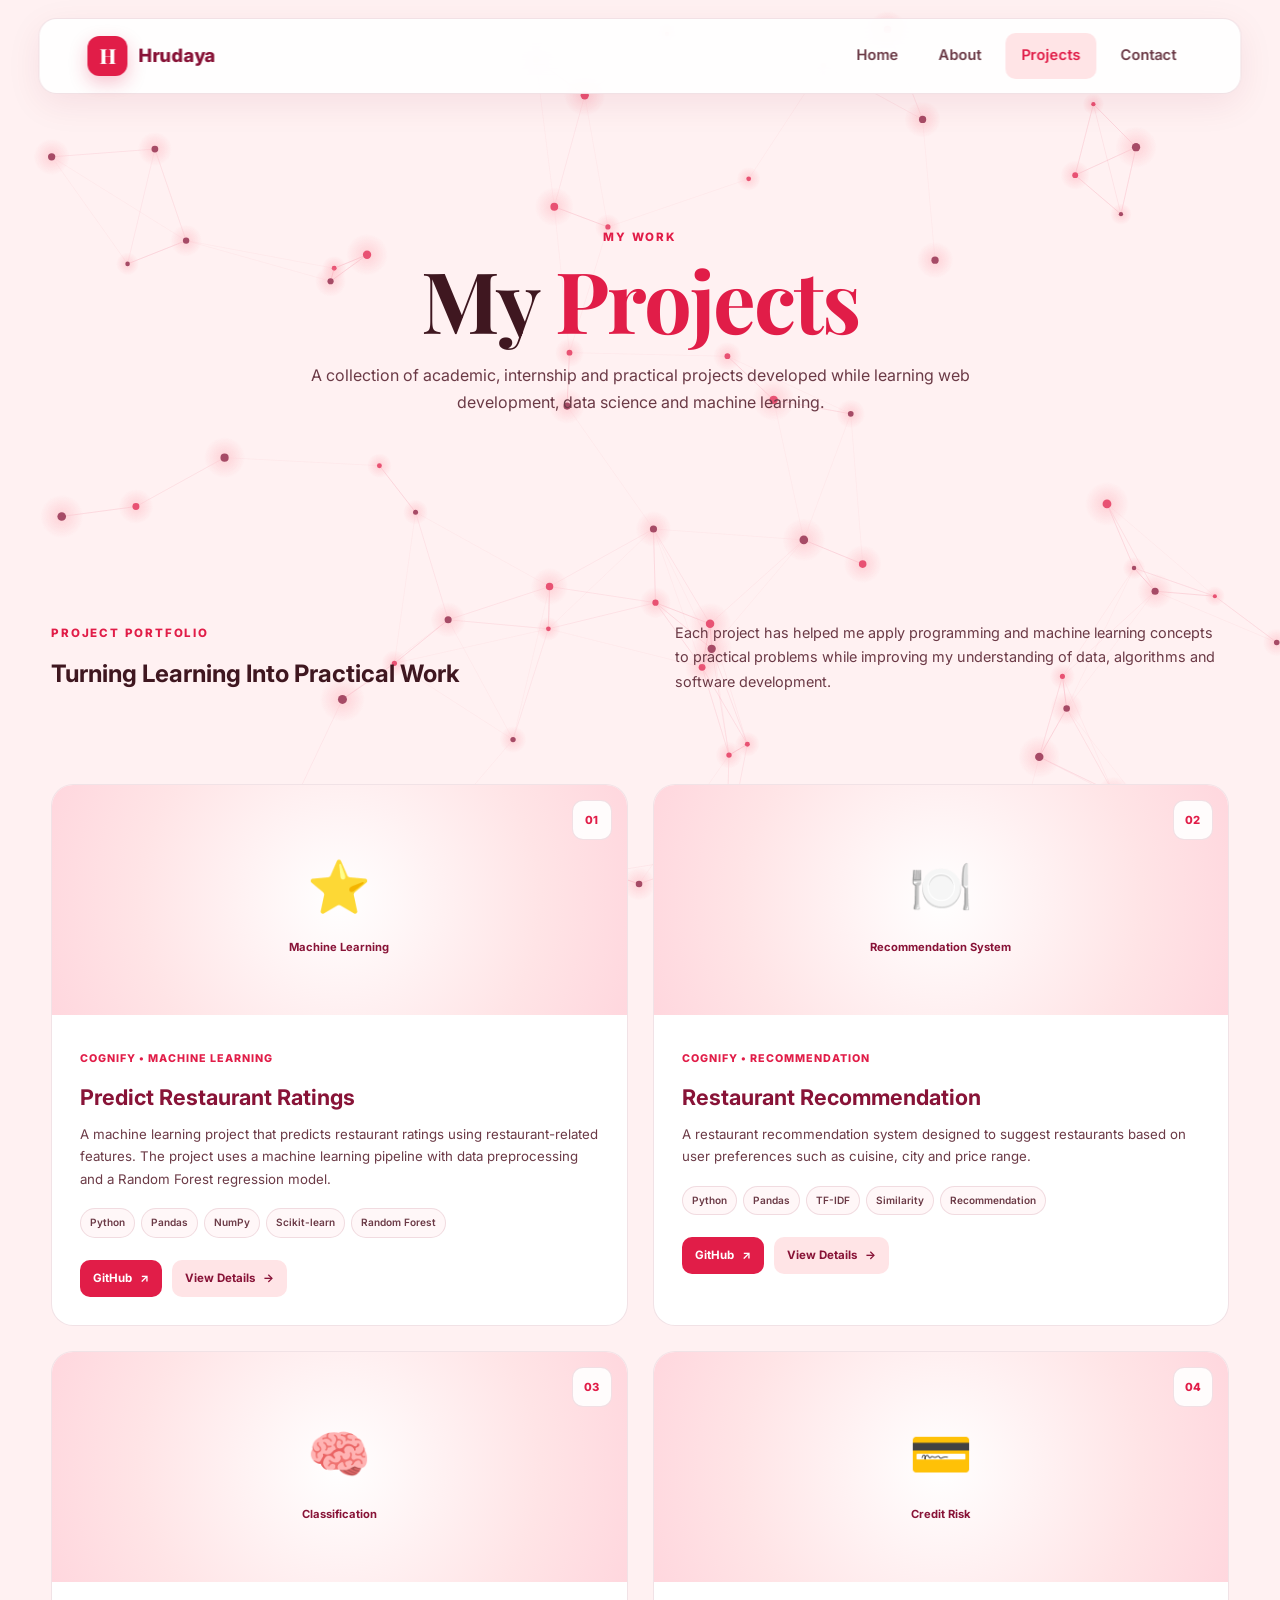
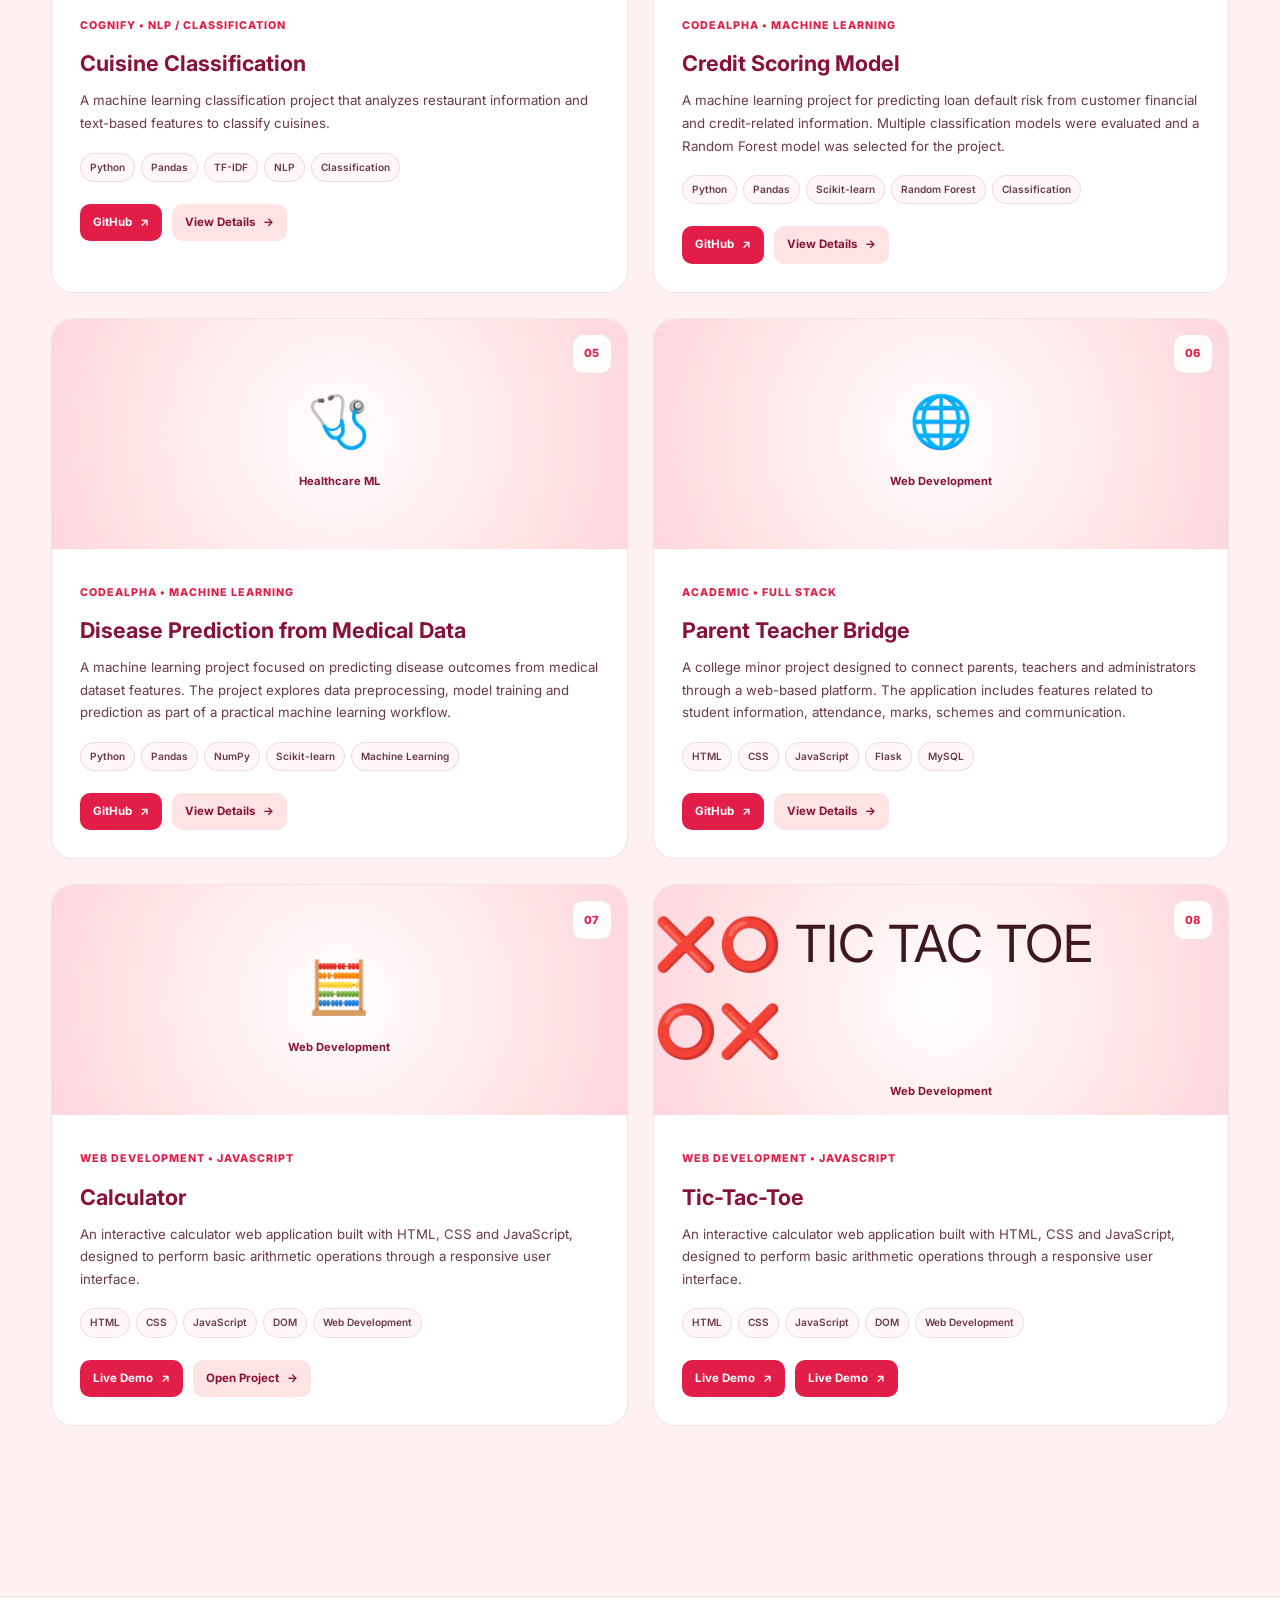
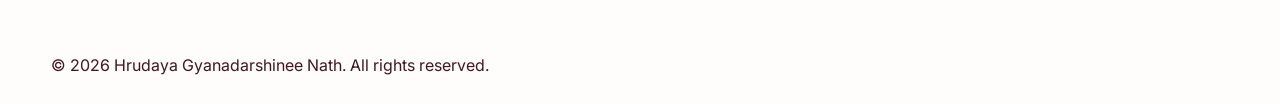
<file: projects.html>
<!DOCTYPE html>
<html lang="en">

<head>

    <meta charset="UTF-8">

    <meta name="viewport" content="width=device-width, initial-scale=1.0">

    <meta name="description"
        content="Projects by Hrudaya Gyanadarshinee Nath — machine learning, data science, web development and recommendation system projects.">

    <meta name="author" content="Hrudaya Gyanadarshinee Nath">

    <title>Projects | Hrudaya Gyanadarshinee Nath</title>


    <!-- =========================================
         GOOGLE FONTS
    ========================================== -->

    <link rel="preconnect" href="https://fonts.googleapis.com">

    <link rel="preconnect" href="https://fonts.gstatic.com" crossorigin>

    <link
        href="https://fonts.googleapis.com/css2?family=Inter:wght@400;500;600;700;800&family=Playfair+Display:wght@600;700&display=swap"
        rel="stylesheet">


    <!-- =========================================
         MAIN CSS
    ========================================== -->

    <link rel="stylesheet" href="style.css">

</head>


<body>


    <!-- =========================================
         INTERACTIVE BACKGROUND
    ========================================== -->

    <canvas id="bg-canvas"></canvas>



    <!-- =========================================
         NAVIGATION BAR
    ========================================== -->

    <header class="navbar">

        <div class="nav-container">


            <!-- Logo -->

            <a href="index.html" class="logo">

                <span class="logo-mark">
                    H
                </span>

                <span class="logo-text">
                    Hrudaya
                </span>

            </a>



            <!-- Desktop Navigation -->

            <nav class="nav-links">

                <a href="index.html">
                    Home
                </a>

                <a href="about.html">
                    About
                </a>

                <a href="projects.html" class="active">
                    Projects
                </a>

                <a href="about.html#contact">
                    Contact
                </a>

            </nav>



            <!-- Mobile Menu Button -->

            <button class="menu-toggle" id="menuToggle" aria-label="Open navigation menu">

                <span></span>
                <span></span>
                <span></span>

            </button>

        </div>

    </header>



    <!-- =========================================
         MOBILE MENU
    ========================================== -->

    <div class="mobile-menu" id="mobileMenu">

        <a href="index.html">
            Home
        </a>

        <a href="about.html">
            About
        </a>

        <a href="projects.html">
            Projects
        </a>

        <a href="about.html#contact">
            Contact
        </a>

    </div>



    <!-- =========================================
         MAIN CONTENT
    ========================================== -->

    <main>


        <!-- =========================================
             PROJECT PAGE HERO
        ========================================== -->

        <section class="page-hero projects-hero">

            <div class="page-hero-container">

                <span class="section-label">
                    MY WORK
                </span>

                <h1>
                    My <span>Projects</span>
                </h1>

                <p>
                    A collection of academic, internship and
                    practical projects developed while learning
                    web development, data science and machine learning.
                </p>

            </div>

        </section>



        <!-- =========================================
             PROJECT INTRO
        ========================================== -->

        <section class="projects-intro-section">

            <div class="section-container">

                <div class="projects-intro">

                    <div>

                        <span class="section-label">
                            PROJECT PORTFOLIO
                        </span>

                        <h2>
                            Turning Learning Into
                            Practical Work
                        </h2>

                    </div>


                    <p>

                        Each project has helped me apply
                        programming and machine learning
                        concepts to practical problems while
                        improving my understanding of data,
                        algorithms and software development.

                    </p>

                </div>

            </div>

        </section>



        <!-- =========================================
             PROJECTS GRID
        ========================================== -->

        <section class="projects-section">

            <div class="section-container">


                <div class="projects-grid">


                    <!-- =================================
                         PROJECT 01
                    ================================== -->

                    <article class="project-card featured-project">


                        <!-- Project Image -->

                        <div class="project-image">

                            <div class="project-image-placeholder">

                                <span>
                                    ⭐
                                </span>

                                <small>
                                    Machine Learning
                                </small>

                            </div>


                            <div class="project-index">
                                01
                            </div>

                        </div>



                        <!-- Project Content -->

                        <div class="project-content">

                            <span class="project-category">
                                COGNIFY • MACHINE LEARNING
                            </span>


                            <h2>
                                Predict Restaurant Ratings
                            </h2>


                            <p>

                                A machine learning project that
                                predicts restaurant ratings using
                                restaurant-related features.

                                The project uses a machine learning
                                pipeline with data preprocessing
                                and a Random Forest regression model.

                            </p>


                            <!-- Technologies -->

                            <div class="project-tech">

                                <span>
                                    Python
                                </span>

                                <span>
                                    Pandas
                                </span>

                                <span>
                                    NumPy
                                </span>

                                <span>
                                    Scikit-learn
                                </span>

                                <span>
                                    Random Forest
                                </span>

                            </div>


                            <!-- Project Links -->

                            <div class="project-links">

                                <a href="#" class="project-link">

                                    GitHub

                                    <span>
                                        ↗
                                    </span>

                                </a>


                                <a href="#" class="project-link secondary-link">

                                    View Details

                                    <span>
                                        →
                                    </span>

                                </a>

                            </div>

                        </div>

                    </article>



                    <!-- =================================
                         PROJECT 02
                    ================================== -->

                    <article class="project-card">


                        <div class="project-image">

                            <div class="project-image-placeholder">

                                <span>
                                    🍽️
                                </span>

                                <small>
                                    Recommendation System
                                </small>

                            </div>


                            <div class="project-index">
                                02
                            </div>

                        </div>



                        <div class="project-content">

                            <span class="project-category">
                                COGNIFY • RECOMMENDATION
                            </span>


                            <h2>
                                Restaurant Recommendation
                            </h2>


                            <p>

                                A restaurant recommendation system
                                designed to suggest restaurants based
                                on user preferences such as cuisine,
                                city and price range.

                            </p>


                            <div class="project-tech">

                                <span>
                                    Python
                                </span>

                                <span>
                                    Pandas
                                </span>

                                <span>
                                    TF-IDF
                                </span>

                                <span>
                                    Similarity
                                </span>

                                <span>
                                    Recommendation
                                </span>

                            </div>


                            <div class="project-links">

                                <a href="https://github.com/hrudayagyanadarshineenath-blip/restaurants-recommendation"
                                    class="project-link" target="_blank" rel="noopener noreferrer">

                                    GitHub

                                    <span>
                                        ↗
                                    </span>

                                </a>


                                <a href="https://github.com/hrudayagyanadarshineenath-blip/restaurants-recommendation"
                                    class="project-link secondary-link" target="_blank" rel="noopener noreferrer">

                                    View Details

                                    <span>
                                        →
                                    </span>

                                </a>

                            </div>

                        </div>

                    </article>



                    <!-- =================================
                         PROJECT 03
                    ================================== -->

                    <article class="project-card">


                        <div class="project-image">

                            <div class="project-image-placeholder">

                                <span>
                                    🧠
                                </span>

                                <small>
                                    Classification
                                </small>

                            </div>


                            <div class="project-index">
                                03
                            </div>

                        </div>



                        <div class="project-content">

                            <span class="project-category">
                                COGNIFY • NLP / CLASSIFICATION
                            </span>


                            <h2>
                                Cuisine Classification
                            </h2>


                            <p>

                                A machine learning classification
                                project that analyzes restaurant
                                information and text-based features
                                to classify cuisines.

                            </p>


                            <div class="project-tech">

                                <span>
                                    Python
                                </span>

                                <span>
                                    Pandas
                                </span>

                                <span>
                                    TF-IDF
                                </span>

                                <span>
                                    NLP
                                </span>

                                <span>
                                    Classification
                                </span>

                            </div>


                            <div class="project-links">

                                <a href="https://github.com/hrudayagyanadarshineenath-blip/cuisine-classification-model"
                                    class="project-link" target="_blank" rel="noopener noreferrer">

                                    GitHub

                                    <span>
                                        ↗
                                    </span>

                                </a>


                                <a href="https://github.com/hrudayagyanadarshineenath-blip/cuisine-classification-model"
                                    class="project-link secondary-link" target="_blank" rel="noopener noreferrer">

                                    View Details

                                    <span>
                                        →
                                    </span>

                                </a>

                            </div>

                        </div>

                    </article>



                    <!-- =================================
                         PROJECT 04
                    ================================== -->

                    <article class="project-card">


                        <div class="project-image">

                            <div class="project-image-placeholder">

                                <span>
                                    💳
                                </span>

                                <small>
                                    Credit Risk
                                </small>

                            </div>


                            <div class="project-index">
                                04
                            </div>

                        </div>



                        <div class="project-content">

                            <span class="project-category">
                                CODEALPHA • MACHINE LEARNING
                            </span>


                            <h2>
                                Credit Scoring Model
                            </h2>


                            <p>

                                A machine learning project for
                                predicting loan default risk from
                                customer financial and credit-related
                                information.

                                Multiple classification models were
                                evaluated and a Random Forest model
                                was selected for the project.

                            </p>


                            <div class="project-tech">

                                <span>
                                    Python
                                </span>

                                <span>
                                    Pandas
                                </span>

                                <span>
                                    Scikit-learn
                                </span>

                                <span>
                                    Random Forest
                                </span>

                                <span>
                                    Classification
                                </span>

                            </div>


                            <div class="project-links">

                                <a href="https://github.com/hrudayagyanadarshineenath-blip/Credit-Scoring-model"
                                    class="project-link" target="_blank" rel="noopener noreferrer">

                                    GitHub

                                    <span>
                                        ↗
                                    </span>

                                </a>


                                <a href="https://github.com/hrudayagyanadarshineenath-blip/Credit-Scoring-model"
                                    class="project-link secondary-link" target="_blank" rel="noopener noreferrer">

                                    View Details

                                    <span>
                                        →
                                    </span>

                                </a>

                            </div>

                        </div>

                    </article>



                    <!-- =================================
                         PROJECT 05
                    ================================== -->

                    <article class="project-card">


                        <div class="project-image">

                            <div class="project-image-placeholder">

                                <span>
                                    🩺
                                </span>

                                <small>
                                    Healthcare ML
                                </small>

                            </div>


                            <div class="project-index">
                                05
                            </div>

                        </div>



                        <div class="project-content">

                            <span class="project-category">
                                CODEALPHA • MACHINE LEARNING
                            </span>


                            <h2>
                                Disease Prediction from
                                Medical Data
                            </h2>


                            <p>

                                A machine learning project focused
                                on predicting disease outcomes from
                                medical dataset features.

                                The project explores data
                                preprocessing, model training and
                                prediction as part of a practical
                                machine learning workflow.

                            </p>


                            <div class="project-tech">

                                <span>
                                    Python
                                </span>

                                <span>
                                    Pandas
                                </span>

                                <span>
                                    NumPy
                                </span>

                                <span>
                                    Scikit-learn
                                </span>

                                <span>
                                    Machine Learning
                                </span>

                            </div>


                            <div class="project-links">

                                <a href="https://github.com/hrudayagyanadarshineenath-blip/Disease-Prediction-from-Medical-Data"
                                    class="project-link" target="_blank" rel="noopener noreferrer">

                                    GitHub

                                    <span>
                                        ↗
                                    </span>

                                </a>


                                <a href="https://github.com/hrudayagyanadarshineenath-blip/Disease-Prediction-from-Medical-Data"
                                    class="project-link secondary-link" target="_blank" rel="noopener noreferrer">

                                    View Details

                                    <span>
                                        →
                                    </span>

                                </a>

                            </div>

                        </div>

                    </article>



                    <!-- =================================
                         PROJECT 06
                    ================================== -->

                    <article class="project-card future-project">


                        <div class="project-image">

                            <div class="project-image-placeholder">

                                <span>
                                    🌐
                                </span>

                                <small>
                                    Web Development
                                </small>

                            </div>


                            <div class="project-index">
                                06
                            </div>

                        </div>



                        <div class="project-content">

                            <span class="project-category">
                                ACADEMIC • FULL STACK
                            </span>


                            <h2>
                                Parent Teacher Bridge
                            </h2>


                            <p>

                                A college minor project designed
                                to connect parents, teachers and
                                administrators through a web-based
                                platform.

                                The application includes features
                                related to student information,
                                attendance, marks, schemes and
                                communication.

                            </p>


                            <div class="project-tech">

                                <span>
                                    HTML
                                </span>

                                <span>
                                    CSS
                                </span>

                                <span>
                                    JavaScript
                                </span>

                                <span>
                                    Flask
                                </span>

                                <span>
                                    MySQL
                                </span>

                            </div>


                            <div class="project-links">

                                <a href="#" class="project-link">

                                    GitHub

                                    <span>
                                        ↗
                                    </span>

                                </a>


                                <a href="#" class="project-link secondary-link">

                                    View Details

                                    <span>
                                        →
                                    </span>

                                </a>

                            </div>

                        </div>

                    </article>



                    <!-- =================================
                         PROJECT 07
                    ================================== -->

                    <article class="project-card">


                        <div class="project-image">

                            <div class="project-image-placeholder">

                                <span>
                                    🧮
                                </span>

                                <small>
                                    Web Development
                                </small>

                            </div>


                            <div class="project-index">
                                07
                            </div>

                        </div>



                        <div class="project-content">

                            <span class="project-category">
                                WEB DEVELOPMENT • JAVASCRIPT
                            </span>


                            <h2>
                                Calculator
                            </h2>


                            <p>

                                An interactive calculator web
                                application built with HTML, CSS
                                and JavaScript, designed to perform
                                basic arithmetic operations through
                                a responsive user interface.

                            </p>


                            <div class="project-tech">

                                <span>
                                    HTML
                                </span>

                                <span>
                                    CSS
                                </span>

                                <span>
                                    JavaScript
                                </span>

                                <span>
                                    DOM
                                </span>

                                <span>
                                    Web Development
                                </span>

                            </div>


                            <div class="project-links">

                                <a href="https://hrudayagyanadarshineenath-blip.github.io/Calculator/"
                                    class="project-link" target="_blank" rel="noopener noreferrer">

                                    Live Demo

                                    <span>
                                        ↗
                                    </span>

                                </a>


                                <a href="https://hrudayagyanadarshineenath-blip.github.io/Calculator/"
                                    class="project-link secondary-link" target="_blank" rel="noopener noreferrer">

                                    Open Project

                                    <span>
                                        →
                                    </span>

                                </a>

                            </div>

                        </div>
                    </article>

                    <!-- =================================
                         PROJECT 08
                    ================================== -->

                    <article class="project-card">



                        <div class="project-image">

                            <div class="project-image-placeholder">

                                <span>
                                    ❌⭕ TIC TAC TOE ⭕❌
                                </span>

                                <small>
                                    Web Development
                                </small>

                            </div>


                            <div class="project-index">
                                08
                            </div>

                        </div>
                        <div class="project-content">

                            <span class="project-category">
                                WEB DEVELOPMENT • JAVASCRIPT
                            </span>


                            <h2>
                                Tic-Tac-Toe
                            </h2>


                            <p>

                                An interactive calculator web
                                application built with HTML, CSS
                                and JavaScript, designed to perform
                                basic arithmetic operations through
                                a responsive user interface.

                            </p>


                            <div class="project-tech">

                                <span>
                                    HTML
                                </span>

                                <span>
                                    CSS
                                </span>

                                <span>
                                    JavaScript
                                </span>

                                <span>
                                    DOM
                                </span>

                                <span>
                                    Web Development
                                </span>

                            </div>


                            <div class="project-links">

                                <a href="https://hrudayagyanadarshineenath-blip.github.io/Tic-Tac-Toe/"
                                    class="project-link" target="_blank" rel="noopener noreferrer">
                                    Live Demo
                                    <span>↗</span>
                                </a>


                                <a href="https://hrudayagyanadarshineenath-blip.github.io/Tic-Tac-Toe/"
                                    class="project-link" target="_blank" rel="noopener noreferrer">
                                    Live Demo
                                    <span>↗</span>
                                </a>

                            </div>

                        </div>


                    </article>

            
                    <!-- End of Project 08 -->

                </div>
                <!-- End of projects-grid -->

            </div>
            <!-- End of section-container -->

        </section>
        <!-- End of projects-section -->

    </main>
    <!-- End of main content -->


    <!-- =========================================
         FOOTER
    ========================================== -->

    <footer class="footer">

        <div class="section-container">

            <p>
                &copy; <span id="currentYear">2026</span>
                Hrudaya Gyanadarshinee Nath.
                All rights reserved.
            </p>

        </div>

    </footer>


    <!-- =========================================
         MAIN JAVASCRIPT
    ========================================== -->

    <script src="script.js"></script>

</body>

</html>
</file>
<file: style.css>
/* =========================================================
   HRUDAYA GYANADARSHINEE NATH
   PERSONAL PORTFOLIO
   SOFT PINK + ROSE NETWORK THEME
========================================================= */


/* =========================================================
   1. ROOT VARIABLES
========================================================= */

:root {

    /* Main Colors */

    --background: #FFF1F2;

    --primary-rose: #E11D48;

    --dark-burgundy: #881337;

    --soft-pink: #FFE4E6;

    --network-lines: #FDA4AF;

    --main-text: #3F1720;

    --cards: #FFFFFF;

    --secondary-text: #6B3A46;


    /* Additional UI Colors */

    --rose-light: #FB7185;

    --rose-pale: #FFF7F8;

    --border-color: rgba(136, 19, 55, 0.12);

    --shadow-light: rgba(136, 19, 55, 0.08);

    --shadow-medium: rgba(136, 19, 55, 0.14);


    /* Layout */

    --max-width: 1200px;

    --nav-height: 76px;


    /* Transitions */

    --transition-fast: 0.2s ease;

    --transition: 0.3s ease;

    --transition-slow: 0.5s ease;

}


/* =========================================================
   2. RESET
========================================================= */

* {

    margin: 0;

    padding: 0;

    box-sizing: border-box;

}


html {

    scroll-behavior: smooth;

}


body {

    font-family: "Inter", sans-serif;

    background: var(--background);

    color: var(--main-text);

    line-height: 1.7;

    overflow-x: hidden;

}


/* Remove default link styling */

a {

    text-decoration: none;

    color: inherit;

}


/* Images */

img {

    max-width: 100%;

    display: block;

}


/* Buttons */

button {

    font-family: inherit;

}


/* =========================================================
   3. INTERACTIVE NETWORK CANVAS
========================================================= */

#bg-canvas {
    position: fixed;
    inset: 0;
    width: 100%;
    height: 100%;
    pointer-events: none;
    z-index: -1;
    opacity: 0.75;
}


/* Keep website content above canvas */

.navbar {
    position: fixed;
    z-index: 9999;
}
.mobile-menu,
main,
.footer {

    position: relative;

    z-index: 2;

}


/* =========================================================
   4. COMMON CONTAINER
========================================================= */

.section-container,
.nav-container,
.page-hero-container,
.cta-container,
.footer-container {

    width: min(92%, var(--max-width));

    margin: 0 auto;

}


/* =========================================================
   5. NAVIGATION BAR
========================================================= */

.navbar {

    position: fixed;

    top: 18px;

    left: 50%;

    transform: translateX(-50%);

    width: min(94%, 1250px);

    height: var(--nav-height);

    background: rgba(255, 255, 255, 0.90);

    backdrop-filter: blur(18px);

    -webkit-backdrop-filter: blur(18px);

    border: 1px solid var(--border-color);

    border-radius: 18px;

    box-shadow:
        0 10px 35px var(--shadow-light);

}


/* Navigation container */

.nav-container {

    height: 100%;

    display: flex;

    align-items: center;

    justify-content: space-between;

}


/* =========================================================
   LOGO
========================================================= */

.logo {

    display: inline-flex;

    align-items: center;

    gap: 11px;

    font-weight: 800;

    font-size: 1.15rem;

    color: var(--dark-burgundy);

}


.logo-mark {

    width: 40px;

    height: 40px;

    display: flex;

    align-items: center;

    justify-content: center;

    border-radius: 12px;

    background: var(--primary-rose);

    color: white;

    font-family: "Playfair Display", serif;

    font-size: 1.3rem;

    box-shadow:
        0 7px 18px rgba(225, 29, 72, 0.25);

}


.logo-text {

    letter-spacing: -0.3px;

}


/* =========================================================
   DESKTOP NAV LINKS
========================================================= */

.nav-links {

    display: flex;

    align-items: center;

    gap: 8px;

}


.nav-links a {

    position: relative;

    padding: 10px 16px;

    border-radius: 10px;

    color: var(--secondary-text);

    font-size: 0.92rem;

    font-weight: 600;

    transition: var(--transition);

}


.nav-links a:hover {

    color: var(--primary-rose);

    background: var(--soft-pink);

}


.nav-links a.active {

    color: var(--primary-rose);

    background: var(--soft-pink);

}


/* =========================================================
   MOBILE MENU BUTTON
========================================================= */

.menu-toggle {

    display: none;

    width: 44px;

    height: 44px;

    border: 1px solid var(--border-color);

    background: var(--cards);

    border-radius: 12px;

    cursor: pointer;

    flex-direction: column;

    align-items: center;

    justify-content: center;

    gap: 5px;

}


.menu-toggle span {

    width: 20px;

    height: 2px;

    background: var(--dark-burgundy);

    border-radius: 5px;

    transition: var(--transition);

}


/* =========================================================
   MOBILE NAVIGATION
========================================================= */

.mobile-menu {

    position: fixed;

    top: 105px;

    left: 50%;

    transform: translateX(-50%) translateY(-15px);

    width: min(92%, 500px);

    background: rgba(255, 255, 255, 0.96);

    backdrop-filter: blur(18px);

    border: 1px solid var(--border-color);

    border-radius: 18px;

    padding: 12px;

    box-shadow:
        0 15px 40px var(--shadow-medium);

    opacity: 0;

    visibility: hidden;

    z-index: 10;

    transition: var(--transition);

}


.mobile-menu.show {

    opacity: 1;

    visibility: visible;

    transform: translateX(-50%) translateY(0);

}


.mobile-menu a {

    display: block;

    padding: 13px 15px;

    border-radius: 10px;

    color: var(--secondary-text);

    font-weight: 600;

}


.mobile-menu a:hover {

    background: var(--soft-pink);

    color: var(--primary-rose);

}


/* =========================================================
   6. HERO SECTION
========================================================= */

.hero {

    min-height: 100vh;

    padding-top: 145px;

    padding-bottom: 80px;

    display: flex;

    align-items: center;

}


.hero-container {

    width: min(92%, var(--max-width));

    margin: 0 auto;

    display: grid;

    grid-template-columns: 1.05fr 0.95fr;

    gap: 70px;

    align-items: center;

}


/* =========================================================
   HERO CONTENT
========================================================= */

.hero-content {

    position: relative;

    z-index: 3;

}


.welcome-badge {

    display: inline-flex;

    align-items: center;

    gap: 9px;

    padding: 8px 14px;

    border-radius: 100px;

    background: rgba(255, 255, 255, 0.78);

    border: 1px solid var(--border-color);

    color: var(--dark-burgundy);

    font-size: 0.82rem;

    font-weight: 700;

    margin-bottom: 22px;

    box-shadow:
        0 6px 20px var(--shadow-light);

}


.status-dot {

    width: 8px;

    height: 8px;

    border-radius: 50%;

    background: var(--primary-rose);

    box-shadow:
        0 0 0 5px rgba(225, 29, 72, 0.10);

}


.hero-intro {

    color: var(--primary-rose);

    font-size: 1.05rem;

    font-weight: 700;

    margin-bottom: 4px;

}


.hero h1 {

    font-family: "Playfair Display", serif;

    font-size: clamp(3rem, 6vw, 5.3rem);

    line-height: 1.03;

    letter-spacing: -2.5px;

    color: var(--main-text);

    margin-bottom: 20px;

}


.hero h1 span {

    display: block;

    color: var(--primary-rose);

}


.hero h2 {

    color: var(--dark-burgundy);

    font-size: clamp(1rem, 2vw, 1.25rem);

    font-weight: 700;

    margin-bottom: 20px;

}


.hero-description {

    max-width: 680px;

    color: var(--secondary-text);

    font-size: 1rem;

    margin-bottom: 12px;

}


.hero-description strong {

    color: var(--dark-burgundy);

}


/* =========================================================
   BUTTONS
========================================================= */

.hero-buttons,
.about-buttons,
.cta-buttons {

    display: flex;

    align-items: center;

    flex-wrap: wrap;

    gap: 13px;

    margin-top: 30px;

}


.btn {

    display: inline-flex;

    align-items: center;

    justify-content: center;

    gap: 10px;

    min-height: 50px;

    padding: 0 22px;

    border-radius: 12px;

    font-size: 0.9rem;

    font-weight: 700;

    transition: var(--transition);

    cursor: pointer;

}


.btn-primary {

    color: white;

    background: var(--primary-rose);

    box-shadow:
        0 9px 25px rgba(225, 29, 72, 0.22);

}


.btn-primary:hover {

    background: var(--dark-burgundy);

    transform: translateY(-3px);

    box-shadow:
        0 13px 30px rgba(136, 19, 55, 0.22);

}


.btn-secondary {

    color: var(--dark-burgundy);

    background: white;

    border: 1px solid var(--border-color);

}


.btn-secondary:hover {

    color: var(--primary-rose);

    border-color: rgba(225, 29, 72, 0.25);

    background: var(--soft-pink);

    transform: translateY(-3px);

}


/* =========================================================
   QUICK INFORMATION
========================================================= */

.quick-info {

    display: flex;

    flex-wrap: wrap;

    gap: 12px;

    margin-top: 38px;

}


.quick-item {

    display: flex;

    align-items: center;

    gap: 10px;

    padding: 11px 13px;

    background: rgba(255, 255, 255, 0.75);

    border: 1px solid var(--border-color);

    border-radius: 13px;

}


.quick-icon {

    width: 34px;

    height: 34px;

    display: flex;

    align-items: center;

    justify-content: center;

    border-radius: 9px;

    background: var(--soft-pink);

}


.quick-item strong {

    display: block;

    color: var(--dark-burgundy);

    font-size: 0.78rem;

}


.quick-item small {

    display: block;

    color: var(--secondary-text);

    font-size: 0.67rem;

}


/* =========================================================
   HERO VISUAL
========================================================= */

.hero-visual {

    position: relative;

    min-height: 540px;

    display: flex;

    align-items: center;

    justify-content: center;

}


/* =========================================================
   PROFILE CARD
========================================================= */

.profile-card {

    position: relative;

    width: min(100%, 390px);

    background: rgba(255, 255, 255, 0.93);

    border: 1px solid var(--border-color);

    border-radius: 28px;

    padding: 22px;

    box-shadow:
        0 25px 70px rgba(136, 19, 55, 0.12);

    z-index: 3;

}


.profile-card-top {

    display: flex;

    gap: 6px;

    margin-bottom: 25px;

}


.card-dot {

    width: 8px;

    height: 8px;

    border-radius: 50%;

    background: var(--network-lines);

}


.profile-avatar {

    width: 125px;

    height: 125px;

    margin: 0 auto 20px;

    border-radius: 50%;
    overflow: hidden;
    position: relative;

    display: flex;

    align-items: center;

    justify-content: center;

    background:
        linear-gradient(
            145deg,
            var(--soft-pink),
            #FFFFFF
        );

    border: 6px solid white;

    outline: 1px solid rgba(225, 29, 72, 0.16);

    box-shadow:
        0 15px 35px rgba(136, 19, 55, 0.12);

}


.profile-avatar span {

    font-family: "Playfair Display", serif;

    font-size: 4rem;

    color: var(--primary-rose);

}


.profile-card h3 {

    text-align: center;

    color: var(--dark-burgundy);

    font-size: 1.18rem;

    margin-bottom: 4px;

}


.profile-role {

    text-align: center;

    color: var(--secondary-text);

    font-size: 0.84rem;

}


.profile-divider {

    width: 100%;

    height: 1px;

    background: var(--border-color);

    margin: 20px 0;

}


.profile-details {

    display: grid;

    gap: 14px;

}


.profile-details div {

    display: flex;

    flex-direction: column;

    gap: 2px;

}


.profile-details span {

    color: var(--secondary-text);

    font-size: 0.68rem;

    text-transform: uppercase;

    letter-spacing: 0.8px;

    font-weight: 700;

}


.profile-details strong {

    color: var(--main-text);

    font-size: 0.82rem;

}


.profile-tags {

    display: flex;

    flex-wrap: wrap;

    gap: 7px;

    margin-top: 20px;

}


.profile-tags span {

    padding: 6px 10px;

    border-radius: 100px;

    background: var(--soft-pink);

    color: var(--dark-burgundy);

    font-size: 0.68rem;

    font-weight: 700;

}


/* =========================================================
   ORBITS
========================================================= */

.profile-orbit {

    position: absolute;

    border: 1px solid rgba(253, 164, 175, 0.55);

    border-radius: 50%;

    pointer-events: none;

}


.orbit-one {

    width: 470px;

    height: 470px;

    animation: rotateOrbit 18s linear infinite;

}


.orbit-two {

    width: 570px;

    height: 570px;

    border-style: dashed;

    opacity: 0.45;

    animation: rotateOrbitReverse 25s linear infinite;

}


@keyframes rotateOrbit {

    from {

        transform: rotate(0deg);

    }

    to {

        transform: rotate(360deg);

    }

}


@keyframes rotateOrbitReverse {

    from {

        transform: rotate(360deg);

    }

    to {

        transform: rotate(0deg);

    }

}


/* =========================================================
   FLOATING CARDS
========================================================= */

.floating-card {

    position: absolute;

    display: flex;

    align-items: center;

    gap: 10px;

    padding: 12px 14px;

    background: rgba(255, 255, 255, 0.92);

    border: 1px solid var(--border-color);

    border-radius: 14px;

    box-shadow:
        0 15px 35px var(--shadow-light);

    z-index: 4;

}


.floating-card > span {

    width: 34px;

    height: 34px;

    display: flex;

    align-items: center;

    justify-content: center;

    background: var(--soft-pink);

    color: var(--primary-rose);

    border-radius: 9px;

    font-weight: 800;

}


.floating-card strong {

    display: block;

    color: var(--dark-burgundy);

    font-size: 0.76rem;

}


.floating-card small {

    display: block;

    color: var(--secondary-text);

    font-size: 0.64rem;

}


.floating-card-one {

    top: 90px;

    left: 0;

    animation: floatOne 4s ease-in-out infinite;

}


.floating-card-two {

    right: 0;

    bottom: 95px;

    animation: floatTwo 5s ease-in-out infinite;

}


@keyframes floatOne {

    0%, 100% {

        transform: translateY(0);

    }

    50% {

        transform: translateY(-12px);

    }

}


@keyframes floatTwo {

    0%, 100% {

        transform: translateY(0);

    }

    50% {

        transform: translateY(12px);

    }

}


/* =========================================================
   7. SECTION COMMON STYLES
========================================================= */

section {

    position: relative;

}


.section-heading {

    max-width: 720px;

    margin-bottom: 48px;

}


.section-label {

    display: inline-block;

    color: var(--primary-rose);

    font-size: 0.72rem;

    font-weight: 800;

    letter-spacing: 1.8px;

    margin-bottom: 10px;

}


.section-heading h2,
.about-content h2,
.learning-content h2,
.values-content h2,
.contact-intro h2 {

    font-family: "Playfair Display", serif;

    color: var(--main-text);

    font-size: clamp(2rem, 4vw, 3.1rem);

    line-height: 1.15;

    letter-spacing: -1px;

}


.section-heading p {

    margin-top: 12px;

    color: var(--secondary-text);

    font-size: 0.95rem;

}


/* =========================================================
   8. INTRODUCTION SECTION
========================================================= */

.intro-section {

    padding: 100px 0;

}


.intro-grid {

    display: grid;

    grid-template-columns: repeat(3, 1fr);

    gap: 20px;

}


.intro-card {

    background: rgba(255, 255, 255, 0.88);

    border: 1px solid var(--border-color);

    border-radius: 20px;

    padding: 28px;

    box-shadow:
        0 12px 35px var(--shadow-light);

    transition: var(--transition);

}


.intro-card:hover {

    transform: translateY(-7px);

    box-shadow:
        0 20px 45px var(--shadow-medium);

}


.intro-icon {

    width: 48px;

    height: 48px;

    display: flex;

    align-items: center;

    justify-content: center;

    background: var(--soft-pink);

    border-radius: 13px;

    margin-bottom: 20px;

    font-size: 1.25rem;

}


.intro-card h3 {

    color: var(--dark-burgundy);

    font-size: 1.05rem;

    margin-bottom: 9px;

}


.intro-card p {

    color: var(--secondary-text);

    font-size: 0.85rem;

}


/* =========================================================
   9. FEATURED PROJECTS
========================================================= */

.featured-section {

    padding: 100px 0;

}


.project-preview-grid {

    display: grid;

    grid-template-columns: repeat(3, 1fr);

    gap: 20px;

}


.project-preview {

    position: relative;

    background: var(--cards);

    border: 1px solid var(--border-color);

    border-radius: 20px;

    padding: 28px;

    overflow: hidden;

    transition: var(--transition);

}


.project-preview::before {

    content: "";

    position: absolute;

    top: 0;

    left: 0;

    width: 100%;

    height: 4px;

    background: var(--primary-rose);

    transform: scaleX(0);

    transform-origin: left;

    transition: var(--transition);

}


.project-preview:hover {

    transform: translateY(-7px);

    box-shadow:
        0 20px 45px var(--shadow-medium);

}


.project-preview:hover::before {

    transform: scaleX(1);

}


.project-number {

    position: absolute;

    top: 20px;

    right: 22px;

    color: var(--network-lines);

    font-size: 0.75rem;

    font-weight: 800;

}


.project-icon {

    width: 52px;

    height: 52px;

    display: flex;

    align-items: center;

    justify-content: center;

    background: var(--soft-pink);

    border-radius: 14px;

    font-size: 1.3rem;

    margin-bottom: 20px;

}


.project-category {

    display: inline-block;

    color: var(--primary-rose);

    font-size: 0.67rem;

    font-weight: 800;

    letter-spacing: 1px;

    margin-bottom: 9px;

}


.project-preview h3 {

    color: var(--dark-burgundy);

    font-size: 1.15rem;

    margin-bottom: 10px;

}


.project-preview p {

    color: var(--secondary-text);

    font-size: 0.82rem;

    margin-bottom: 18px;

}


.project-tech {

    display: flex;

    flex-wrap: wrap;

    gap: 6px;

}


.project-tech span {

    padding: 5px 9px;

    background: var(--rose-pale);

    color: var(--secondary-text);

    border: 1px solid var(--border-color);

    border-radius: 100px;

    font-size: 0.63rem;

    font-weight: 600;

}


.view-all-wrapper {

    margin-top: 30px;

}


.text-link {

    display: inline-flex;

    align-items: center;

    gap: 8px;

    color: var(--primary-rose);

    font-size: 0.9rem;

    font-weight: 800;

}


.text-link:hover {

    color: var(--dark-burgundy);

}


.text-link span {

    transition: var(--transition);

}


.text-link:hover span {

    transform: translateX(5px);

}


/* =========================================================
   10. LEARNING SECTION
========================================================= */

.learning-section {

    padding: 100px 0;

}


.learning-content {

    display: grid;

    grid-template-columns: 1fr 1fr;

    gap: 70px;

    align-items: start;

}


.learning-content > div:first-child p {

    max-width: 600px;

    color: var(--secondary-text);

    font-size: 0.9rem;

    margin-top: 15px;

}


.learning-list {

    display: grid;

    gap: 12px;

}


.learning-item {

    display: flex;

    align-items: center;

    gap: 17px;

    padding: 18px;

    background: var(--cards);

    border: 1px solid var(--border-color);

    border-radius: 15px;

    transition: var(--transition);

}


.learning-item:hover {

    transform: translateX(6px);

    border-color: rgba(225, 29, 72, 0.22);

}


.learning-item > span {

    color: var(--network-lines);

    font-size: 0.72rem;

    font-weight: 800;

}


.learning-item h3 {

    color: var(--dark-burgundy);

    font-size: 0.9rem;

}


.learning-item p {

    color: var(--secondary-text);

    font-size: 0.72rem;

}


/* =========================================================
   11. PAGE HERO
========================================================= */

.page-hero {

    min-height: 62vh;

    padding-top: 170px;

    padding-bottom: 90px;

    display: flex;

    align-items: center;

    text-align: center;

}


.page-hero-container {

    max-width: 850px;

}


.page-hero h1 {

    font-family: "Playfair Display", serif;

    color: var(--main-text);

    font-size: clamp(3rem, 7vw, 5.3rem);

    line-height: 1;

    letter-spacing: -2px;

}


.page-hero h1 span {

    color: var(--primary-rose);

}


.page-hero p {

    max-width: 700px;

    margin: 20px auto 0;

    color: var(--secondary-text);

    font-size: 1rem;

}


/* =========================================================
   12. ABOUT SECTION
========================================================= */

.about-section {

    padding: 80px 0 110px;

}


.about-grid {

    display: grid;

    grid-template-columns: 0.85fr 1.15fr;

    gap: 80px;

    align-items: center;

}


.about-visual {

    position: relative;

    min-height: 470px;

    display: flex;

    align-items: center;

    justify-content: center;

}


.about-photo-card {

    width: min(100%, 360px);

    background: var(--cards);

    border: 1px solid var(--border-color);

    border-radius: 25px;

    padding: 25px;

    box-shadow:
        0 25px 60px var(--shadow-light);

}


/* About Page - Square Outer Box */

.about-avatar {
    width: 100%;
    height: 330px;
    border-radius: 18px;

    display: flex;
    align-items: center;
    justify-content: center;

    background: linear-gradient(
        145deg,
        var(--soft-pink),
        #FFFFFF
    );

    border: 1px solid var(--border-color);
    overflow: hidden;
}

/* About Page - Circular Profile Picture */

.about-avatar .profile-avatar {
    width: 220px;
    height: 220px;
    margin: 0;

    border-radius: 50%;
    overflow: hidden;

    display: flex;
    align-items: center;
    justify-content: center;

    border: 5px solid white;
    background: var(--soft-pink);

    flex-shrink: 0;
}

/* About Page - Image Inside Circle */

.about-avatar .profile-avatar img {
    width: 100%;
    height: 100%;

    max-width: none;
    object-fit: cover;
    object-position: center;

    display: block;
    border-radius: 50%;
}


.about-avatar span {

    font-family: "Playfair Display", serif;

    font-size: 9rem;

    color: var(--primary-rose);

    opacity: 0.8;

}


.about-photo-info {

    padding-top: 20px;

}


.about-photo-info h3 {

    color: var(--dark-burgundy);

    font-size: 1.05rem;

}


.about-photo-info p {

    color: var(--secondary-text);

    font-size: 0.8rem;

}


.about-floating-card {

    position: absolute;

    right: -5px;

    bottom: 45px;

    display: flex;

    align-items: center;

    gap: 10px;

    padding: 13px 15px;

    background: white;

    border: 1px solid var(--border-color);

    border-radius: 14px;

    box-shadow:
        0 15px 35px var(--shadow-light);

}


.about-floating-card > span {

    width: 35px;

    height: 35px;

    display: flex;

    align-items: center;

    justify-content: center;

    background: var(--soft-pink);

    color: var(--primary-rose);

    border-radius: 9px;

}


.about-floating-card strong {

    display: block;

    color: var(--dark-burgundy);

    font-size: 0.74rem;

}


.about-floating-card small {

    color: var(--secondary-text);

    font-size: 0.64rem;

}


.about-content h2 {

    margin-bottom: 20px;

}


.about-content p {

    color: var(--secondary-text);

    font-size: 0.9rem;

    margin-bottom: 14px;

}


.about-content strong {

    color: var(--dark-burgundy);

}


/* =========================================================
   13. EDUCATION
========================================================= */

.education-section {

    padding: 100px 0;

}


.education-timeline {

    position: relative;

    max-width: 850px;

    margin: 0 auto;

}


.education-timeline::before {

    content: "";

    position: absolute;

    left: 25px;

    top: 15px;

    bottom: 15px;

    width: 1px;

    background: var(--network-lines);

}


.education-item {

    position: relative;

    display: grid;

    grid-template-columns: 52px 1fr;

    gap: 22px;

    margin-bottom: 28px;

}


.timeline-marker {

    position: relative;

    z-index: 2;

    width: 52px;

    height: 52px;

    display: flex;

    align-items: center;

    justify-content: center;

    background: var(--soft-pink);

    border: 5px solid var(--background);

    border-radius: 50%;

}


.timeline-marker span {

    color: var(--primary-rose);

    font-size: 0.68rem;

    font-weight: 800;

}


.education-card {

    background: var(--cards);

    border: 1px solid var(--border-color);

    border-radius: 18px;

    padding: 25px;

    transition: var(--transition);

}


.education-card:hover {

    transform: translateX(5px);

    box-shadow:
        0 15px 35px var(--shadow-light);

}


.education-card.current {

    border-color: rgba(225, 29, 72, 0.24);

}


.education-level {

    color: var(--primary-rose);

    font-size: 0.67rem;

    font-weight: 800;

    letter-spacing: 1px;

    text-transform: uppercase;

}


.education-card h3 {

    color: var(--dark-burgundy);

    font-size: 1.08rem;

    margin: 6px 0 2px;

}


.education-location {

    color: var(--secondary-text);

    font-size: 0.76rem;

    font-weight: 600;

    margin-bottom: 10px;

}


.education-card > p:last-of-type {

    color: var(--secondary-text);

    font-size: 0.82rem;

}


.current-badge {

    display: inline-flex;

    align-items: center;

    gap: 7px;

    margin-top: 15px;

    padding: 6px 10px;

    background: var(--soft-pink);

    color: var(--dark-burgundy);

    border-radius: 100px;

    font-size: 0.65rem;

    font-weight: 700;

}


.current-badge span {

    width: 6px;

    height: 6px;

    border-radius: 50%;

    background: var(--primary-rose);

}


/* =========================================================
   14. SKILLS
========================================================= */

.skills-section {

    padding: 100px 0;

}


.skills-grid {

    display: grid;

    grid-template-columns: repeat(3, 1fr);

    gap: 18px;

}


.skill-category {

    background: var(--cards);

    border: 1px solid var(--border-color);

    border-radius: 18px;

    padding: 23px;

    transition: var(--transition);

}


.skill-category:hover {

    transform: translateY(-5px);

    box-shadow:
        0 15px 35px var(--shadow-light);

}


.skill-category-header {

    display: flex;

    align-items: center;

    gap: 13px;

    margin-bottom: 18px;

}


.skill-category-icon {

    width: 43px;

    height: 43px;

    flex-shrink: 0;

    display: flex;

    align-items: center;

    justify-content: center;

    background: var(--soft-pink);

    color: var(--primary-rose);

    border-radius: 11px;

    font-size: 0.85rem;

    font-weight: 800;

}


.skill-category h3 {

    color: var(--dark-burgundy);

    font-size: 0.92rem;

}


.skill-category-header p {

    color: var(--secondary-text);

    font-size: 0.65rem;

}


.skill-tags {

    display: flex;

    flex-wrap: wrap;

    gap: 7px;

}


.skill-tags span {

    padding: 6px 9px;

    border-radius: 100px;

    background: var(--rose-pale);

    border: 1px solid var(--border-color);

    color: var(--secondary-text);

    font-size: 0.64rem;

    font-weight: 600;

}


/* =========================================================
   15. COURSES
========================================================= */

.courses-section {

    padding: 100px 0;

}


.courses-grid {

    display: grid;

    grid-template-columns: repeat(3, 1fr);

    gap: 20px;

}


.course-card {

    position: relative;

    background: var(--cards);

    border: 1px solid var(--border-color);

    border-radius: 20px;

    padding: 28px;

    overflow: hidden;

    transition: var(--transition);

}


.course-card:hover {

    transform: translateY(-7px);

    box-shadow:
        0 18px 40px var(--shadow-medium);

}


.course-number {

    position: absolute;

    right: 20px;

    top: 18px;

    color: var(--network-lines);

    font-size: 0.75rem;

    font-weight: 800;

}


.course-icon {

    width: 50px;

    height: 50px;

    display: flex;

    align-items: center;

    justify-content: center;

    background: var(--soft-pink);

    border-radius: 13px;

    margin-bottom: 20px;

}


.course-card > span {

    color: var(--primary-rose);

    font-size: 0.68rem;

    font-weight: 800;

    letter-spacing: 1px;

    text-transform: uppercase;

}


.course-card h3 {

    color: var(--dark-burgundy);

    font-size: 1rem;

    margin: 7px 0 10px;

}


.course-card p {

    color: var(--secondary-text);

    font-size: 0.8rem;

}


/* =========================================================
   16. VALUES / APPROACH
========================================================= */

.values-section {

    padding: 100px 0;

}


.values-content {

    display: grid;

    grid-template-columns: 1fr 1fr;

    gap: 80px;

    align-items: start;

}


.values-content > div:first-child > p {

    color: var(--secondary-text);

    font-size: 0.9rem;

    margin-top: 15px;

    max-width: 550px;

}


.values-list {

    display: grid;

    gap: 12px;

}


.value-item {

    display: flex;

    gap: 18px;

    padding: 20px;

    background: var(--cards);

    border: 1px solid var(--border-color);

    border-radius: 16px;

}


.value-item > span {

    color: var(--network-lines);

    font-weight: 800;

    font-size: 0.72rem;

}


.value-item h3 {

    color: var(--dark-burgundy);

    font-size: 0.95rem;

}


.value-item p {

    color: var(--secondary-text);

    font-size: 0.75rem;

}


/* =========================================================
   17. PROJECTS PAGE
========================================================= */

.projects-intro-section {

    padding: 60px 0 40px;

}


.projects-intro {

    display: grid;

    grid-template-columns: 1fr 1fr;

    gap: 70px;

    align-items: end;

}


.projects-intro > p {

    color: var(--secondary-text);

    font-size: 0.9rem;

}


/* =========================================================
   PROJECT GRID
========================================================= */

.projects-section {

    padding: 50px 0 110px;

}


.projects-grid {

    display: grid;

    grid-template-columns: repeat(2, 1fr);

    gap: 25px;

}


.project-card {

    background: var(--cards);

    border: 1px solid var(--border-color);

    border-radius: 22px;

    overflow: hidden;

    transition: var(--transition);

}


.project-card:hover {

    transform: translateY(-7px);

    box-shadow:
        0 22px 50px var(--shadow-medium);

}


.project-image {

    position: relative;

    height: 230px;

    overflow: hidden;

    background: var(--soft-pink);

}


.project-image-placeholder {

    width: 100%;

    height: 100%;

    display: flex;

    flex-direction: column;

    align-items: center;

    justify-content: center;

    gap: 8px;

    background:
        radial-gradient(
            circle at center,
            #FFFFFF 0%,
            var(--soft-pink) 65%,
            #FFD7DE 100%
        );

}


.project-image-placeholder span {

    font-size: 3.2rem;

}


.project-image-placeholder small {

    color: var(--dark-burgundy);

    font-size: 0.7rem;

    font-weight: 700;

}


.project-index {

    position: absolute;

    top: 15px;

    right: 15px;

    width: 40px;

    height: 40px;

    display: flex;

    align-items: center;

    justify-content: center;

    background: rgba(255, 255, 255, 0.90);

    border: 1px solid var(--border-color);

    border-radius: 11px;

    color: var(--primary-rose);

    font-size: 0.7rem;

    font-weight: 800;

}


.project-content {

    padding: 28px;

}


.project-content h2 {

    color: var(--dark-burgundy);

    font-size: 1.35rem;

    line-height: 1.3;

    margin: 5px 0 12px;

}


.project-content > p {

    color: var(--secondary-text);

    font-size: 0.83rem;

    margin-bottom: 18px;

}


.project-links {

    display: flex;

    flex-wrap: wrap;

    align-items: center;

    gap: 10px;

    margin-top: 22px;

}


.project-link {

    display: inline-flex;

    align-items: center;

    gap: 8px;

    padding: 9px 13px;

    border-radius: 10px;

    background: var(--primary-rose);

    color: white;

    font-size: 0.72rem;

    font-weight: 700;

    transition: var(--transition);

}


.project-link:hover {

    background: var(--dark-burgundy);

}


.secondary-link {

    color: var(--dark-burgundy);

    background: var(--soft-pink);

}


.secondary-link:hover {

    color: white;

    background: var(--primary-rose);

}


/* =========================================================
   PROJECT SKILLS
========================================================= */

.project-skills-section {

    padding: 100px 0;

}


.project-skill-grid {

    display: grid;

    grid-template-columns: repeat(4, 1fr);

    gap: 18px;

}


.project-skill-card {

    background: var(--cards);

    border: 1px solid var(--border-color);

    border-radius: 18px;

    padding: 25px;

    transition: var(--transition);

}


.project-skill-card:hover {

    transform: translateY(-6px);

    box-shadow:
        0 15px 35px var(--shadow-light);

}


.project-skill-icon {

    width: 45px;

    height: 45px;

    display: flex;

    align-items: center;

    justify-content: center;

    background: var(--soft-pink);

    border-radius: 12px;

    font-size: 1.1rem;

    margin-bottom: 16px;

}


.project-skill-card h3 {

    color: var(--dark-burgundy);

    font-size: 0.9rem;

    margin-bottom: 7px;

}


.project-skill-card p {

    color: var(--secondary-text);

    font-size: 0.73rem;

}


/* =========================================================
   18. CONTACT
========================================================= */

.contact-section {

    padding: 110px 0;

}


.contact-wrapper {

    display: grid;

    grid-template-columns: 0.9fr 1.1fr;

    gap: 70px;

    align-items: start;

}


.contact-intro h2 {

    margin-bottom: 15px;

}


.contact-intro > p {

    color: var(--secondary-text);

    font-size: 0.9rem;

    max-width: 500px;

}


.contact-note {

    display: flex;

    gap: 12px;

    margin-top: 25px;

    padding: 16px;

    background: var(--soft-pink);

    border-radius: 14px;

}


.contact-note > span {

    color: var(--primary-rose);

}


.contact-note p {

    color: var(--secondary-text);

    font-size: 0.75rem;

}


.contact-details {

    display: grid;

    gap: 12px;

}


.contact-card {

    display: flex;

    align-items: center;

    gap: 15px;

    padding: 17px;

    background: var(--cards);

    border: 1px solid var(--border-color);

    border-radius: 15px;

    transition: var(--transition);

}


.contact-card:hover {

    transform: translateX(6px);

    border-color: rgba(225, 29, 72, 0.25);

    box-shadow:
        0 12px 30px var(--shadow-light);

}


.contact-icon {

    width: 44px;

    height: 44px;

    flex-shrink: 0;

    display: flex;

    align-items: center;

    justify-content: center;

    border-radius: 11px;

    background: var(--soft-pink);

    color: var(--primary-rose);

    font-weight: 800;

}


.contact-card > div:nth-child(2) {

    flex: 1;

}


.contact-card div span {

    display: block;

    color: var(--secondary-text);

    font-size: 0.64rem;

    text-transform: uppercase;

    letter-spacing: 0.8px;

    font-weight: 700;

}


.contact-card strong {

    display: block;

    color: var(--dark-burgundy);

    font-size: 0.78rem;

    word-break: break-word;

}


.contact-arrow {

    color: var(--network-lines);

    font-size: 1.1rem;

    transition: var(--transition);

}


.contact-card:hover .contact-arrow {

    color: var(--primary-rose);

    transform: translateX(4px);

}


/* =========================================================
   19. CTA
========================================================= */

.cta-section {

    padding: 90px 0;

}


.cta-container {

    background:
        linear-gradient(
            135deg,
            var(--soft-pink),
            #FFFFFF
        );

    border: 1px solid rgba(225, 29, 72, 0.14);

    border-radius: 28px;

    padding: 70px 40px;

    text-align: center;

    box-shadow:
        0 20px 50px var(--shadow-light);

}


.cta-content {

    max-width: 700px;

    margin: 0 auto;

}


.cta-content h2 {

    font-family: "Playfair Display", serif;

    color: var(--main-text);

    font-size: clamp(2.1rem, 4vw, 3.3rem);

    line-height: 1.15;

}


.cta-content p {

    color: var(--secondary-text);

    max-width: 580px;

    margin: 15px auto 0;

    font-size: 0.9rem;

}


.cta-buttons {

    justify-content: center;

}


/* =========================================================
   20. FOOTER
========================================================= */

.footer {

    margin-top: 60px;

    padding: 55px 0 25px;

    background: rgba(255, 255, 255, 0.78);

    border-top: 1px solid var(--border-color);

}


.footer-container {

    display: grid;

    grid-template-columns: 1fr auto auto;

    gap: 60px;

    align-items: center;

}


.footer-brand p {

    color: var(--secondary-text);

    font-size: 0.76rem;

    margin-top: 9px;

}


.footer-links {

    display: flex;

    flex-wrap: wrap;

    gap: 18px;

}


.footer-links a {

    color: var(--secondary-text);

    font-size: 0.75rem;

    font-weight: 600;

    transition: var(--transition);

}


.footer-links a:hover {

    color: var(--primary-rose);

}


.footer-social {

    display: flex;

    align-items: center;

    gap: 8px;

}


.footer-social a {

    width: 38px;

    height: 38px;

    display: flex;

    align-items: center;

    justify-content: center;

    border-radius: 10px;

    background: var(--soft-pink);

    color: var(--dark-burgundy);

    font-size: 0.8rem;

    font-weight: 800;

    transition: var(--transition);

}


.footer-social a:hover {

    color: white;

    background: var(--primary-rose);

    transform: translateY(-3px);

}


.footer-bottom {

    width: min(92%, var(--max-width));

    margin: 35px auto 0;

    padding-top: 20px;

    border-top: 1px solid var(--border-color);

    display: flex;

    justify-content: space-between;

    gap: 20px;

}


.footer-bottom p {

    color: var(--secondary-text);

    font-size: 0.65rem;

}


/* =========================================================
   21. RESPONSIVE DESIGN
========================================================= */


/* ---------------------------------------------------------
   TABLETS
--------------------------------------------------------- */

@media (max-width: 1000px) {


    .hero-container {

        grid-template-columns: 1fr;

        gap: 50px;

    }


    .hero-content {

        text-align: center;

    }


    .hero-description {

        margin-left: auto;

        margin-right: auto;

    }


    .hero-buttons {

        justify-content: center;

    }


    .quick-info {

        justify-content: center;

    }


    .hero-visual {

        min-height: 500px;

    }


    .intro-grid {

        grid-template-columns: 1fr 1fr;

    }


    .intro-card:last-child {

        grid-column: 1 / -1;

    }


    .project-preview-grid {

        grid-template-columns: 1fr 1fr;

    }


    .project-preview:last-child {

        grid-column: 1 / -1;

    }


    .learning-content {

        grid-template-columns: 1fr;

        gap: 40px;

    }


    .about-grid {

        grid-template-columns: 1fr;

        gap: 50px;

    }


    .about-content {

        text-align: center;

    }


    .about-buttons {

        justify-content: center;

    }


    .skills-grid {

        grid-template-columns: 1fr 1fr;

    }


    .courses-grid {

        grid-template-columns: 1fr 1fr;

    }


    .course-card:last-child {

        grid-column: 1 / -1;

    }


    .values-content {

        grid-template-columns: 1fr;

        gap: 40px;

    }


    .projects-grid {

        grid-template-columns: 1fr 1fr;

    }


    .project-skill-grid {

        grid-template-columns: 1fr 1fr;

    }


    .contact-wrapper {

        grid-template-columns: 1fr;

        gap: 40px;

    }


    .footer-container {

        grid-template-columns: 1fr;

        gap: 25px;

    }

}


/* ---------------------------------------------------------
   MOBILE
--------------------------------------------------------- */

@media (max-width: 700px) {


    :root {

        --nav-height: 64px;

    }


    .navbar {

        top: 10px;

        height: var(--nav-height);

        border-radius: 15px;

    }


    .nav-links {

        display: none;

    }


    .menu-toggle {

        display: flex;

    }


    .mobile-menu {

        top: 85px;

    }


    .logo-mark {

        width: 36px;

        height: 36px;

        font-size: 1.15rem;

    }


    .logo-text {

        font-size: 1rem;

    }


    .hero {

        padding-top: 125px;

        padding-bottom: 60px;

    }


    .hero h1 {

        font-size: clamp(2.7rem, 13vw, 4rem);

        letter-spacing: -1.5px;

    }


    .hero h2 {

        font-size: 0.95rem;

    }


    .hero-description {

        font-size: 0.85rem;

    }


    .hero-buttons {

        flex-direction: column;

        width: 100%;

    }


    .hero-buttons .btn {

        width: 100%;

    }


    .quick-info {

        flex-direction: column;

        align-items: stretch;

    }


    .quick-item {

        width: 100%;

    }


    .hero-visual {

        min-height: 440px;

    }


    .profile-card {

        width: min(90%, 360px);

    }


    .orbit-one {

        width: 350px;

        height: 350px;

    }


    .orbit-two {

        width: 420px;

        height: 420px;

    }


    .floating-card-one {

        left: 0;

        top: 45px;

    }


    .floating-card-two {

        right: 0;

        bottom: 55px;

    }


    .intro-section,
    .featured-section,
    .learning-section,
    .education-section,
    .skills-section,
    .courses-section,
    .values-section,
    .project-skills-section,
    .contact-section {

        padding: 75px 0;

    }


    .section-heading {

        margin-bottom: 35px;

    }


    .section-heading h2,
    .about-content h2,
    .learning-content h2,
    .values-content h2,
    .contact-intro h2 {

        font-size: 2.1rem;

    }


    .intro-grid {

        grid-template-columns: 1fr;

    }


    .intro-card:last-child {

        grid-column: auto;

    }


    .project-preview-grid {

        grid-template-columns: 1fr;

    }


    .project-preview:last-child {

        grid-column: auto;

    }


    .page-hero {

        min-height: 50vh;

        padding-top: 135px;

        padding-bottom: 70px;

    }


    .page-hero h1 {

        font-size: clamp(2.8rem, 13vw, 4rem);

    }


    .page-hero p {

        font-size: 0.85rem;

    }


    .about-section {

        padding-top: 50px;

    }


    .about-visual {

        min-height: 420px;

    }


    .about-avatar {

        height: 300px;

    }


    .about-floating-card {

        right: 0;

        bottom: 25px;

    }


    .skills-grid {

        grid-template-columns: 1fr;

    }


    .courses-grid {

        grid-template-columns: 1fr;

    }


    .course-card:last-child {

        grid-column: auto;

    }


    .projects-intro {

        grid-template-columns: 1fr;

        gap: 20px;

        align-items: start;

    }


    .projects-grid {

        grid-template-columns: 1fr;

    }


    .project-skill-grid {

        grid-template-columns: 1fr;

    }


    .project-image {

        height: 210px;

    }


    .contact-wrapper {

        gap: 30px;

    }


    .contact-card {

        padding: 14px;

    }


    .contact-card strong {

        font-size: 0.7rem;

    }


    .cta-container {

        padding: 55px 22px;

        border-radius: 22px;

    }


    .cta-content h2 {

        font-size: 2.1rem;

    }


    .cta-buttons {

        flex-direction: column;

    }


    .cta-buttons .btn {

        width: 100%;

    }


    .footer {

        margin-top: 30px;

    }


    .footer-links {

        gap: 12px;

    }


    .footer-bottom {

        flex-direction: column;

        gap: 5px;

    }

}


/* ---------------------------------------------------------
   SMALL MOBILE
--------------------------------------------------------- */

@media (max-width: 420px) {


    .hero {

        padding-top: 115px;

    }


    .welcome-badge {

        font-size: 0.7rem;

    }


    .profile-card {

        padding: 18px;

    }


    .profile-avatar {
    width: 220px;
    height: 220px;
    border-radius: 50%;
    overflow: hidden;
    display: flex;
    align-items: center;
    justify-content: center;
    border: 5px solid #E11D48;
    background: #FFE4E6;
    flex-shrink: 0;


    .profile-avatar span {

        font-size: 3.2rem;

    }


    .floating-card {

        padding: 9px;

    }


    .floating-card > span {

        width: 30px;

        height: 30px;

    }


    .floating-card-one {

        left: -5px;

    }


    .floating-card-two {

        right: -5px;

    }


    .education-item {

        grid-template-columns: 43px 1fr;

        gap: 13px;

    }


    .timeline-marker {

        width: 43px;

        height: 43px;

    }


    .education-timeline::before {

        left: 21px;

    }


    .education-card {

        padding: 19px;

    }


    .project-content {

        padding: 22px;

    }


    .contact-card {

        gap: 10px;

    }


    .contact-icon {

        width: 38px;

        height: 38px;

    }

}


/* =========================================================
   22. ACCESSIBILITY
========================================================= */

:focus-visible {

    outline: 3px solid rgba(225, 29, 72, 0.35);

    outline-offset: 3px;

}


::selection {

    background: var(--primary-rose);

    color: white;

}


/* =========================================================
   23. REDUCED MOTION
========================================================= */

@media (prefers-reduced-motion: reduce) {

    html {

        scroll-behavior: auto;

    }


    *,
    *::before,
    *::after {

        animation-duration: 0.01ms !important;

        animation-iteration-count: 1 !important;

        transition-duration: 0.01ms !important;

    }

}
</file>
